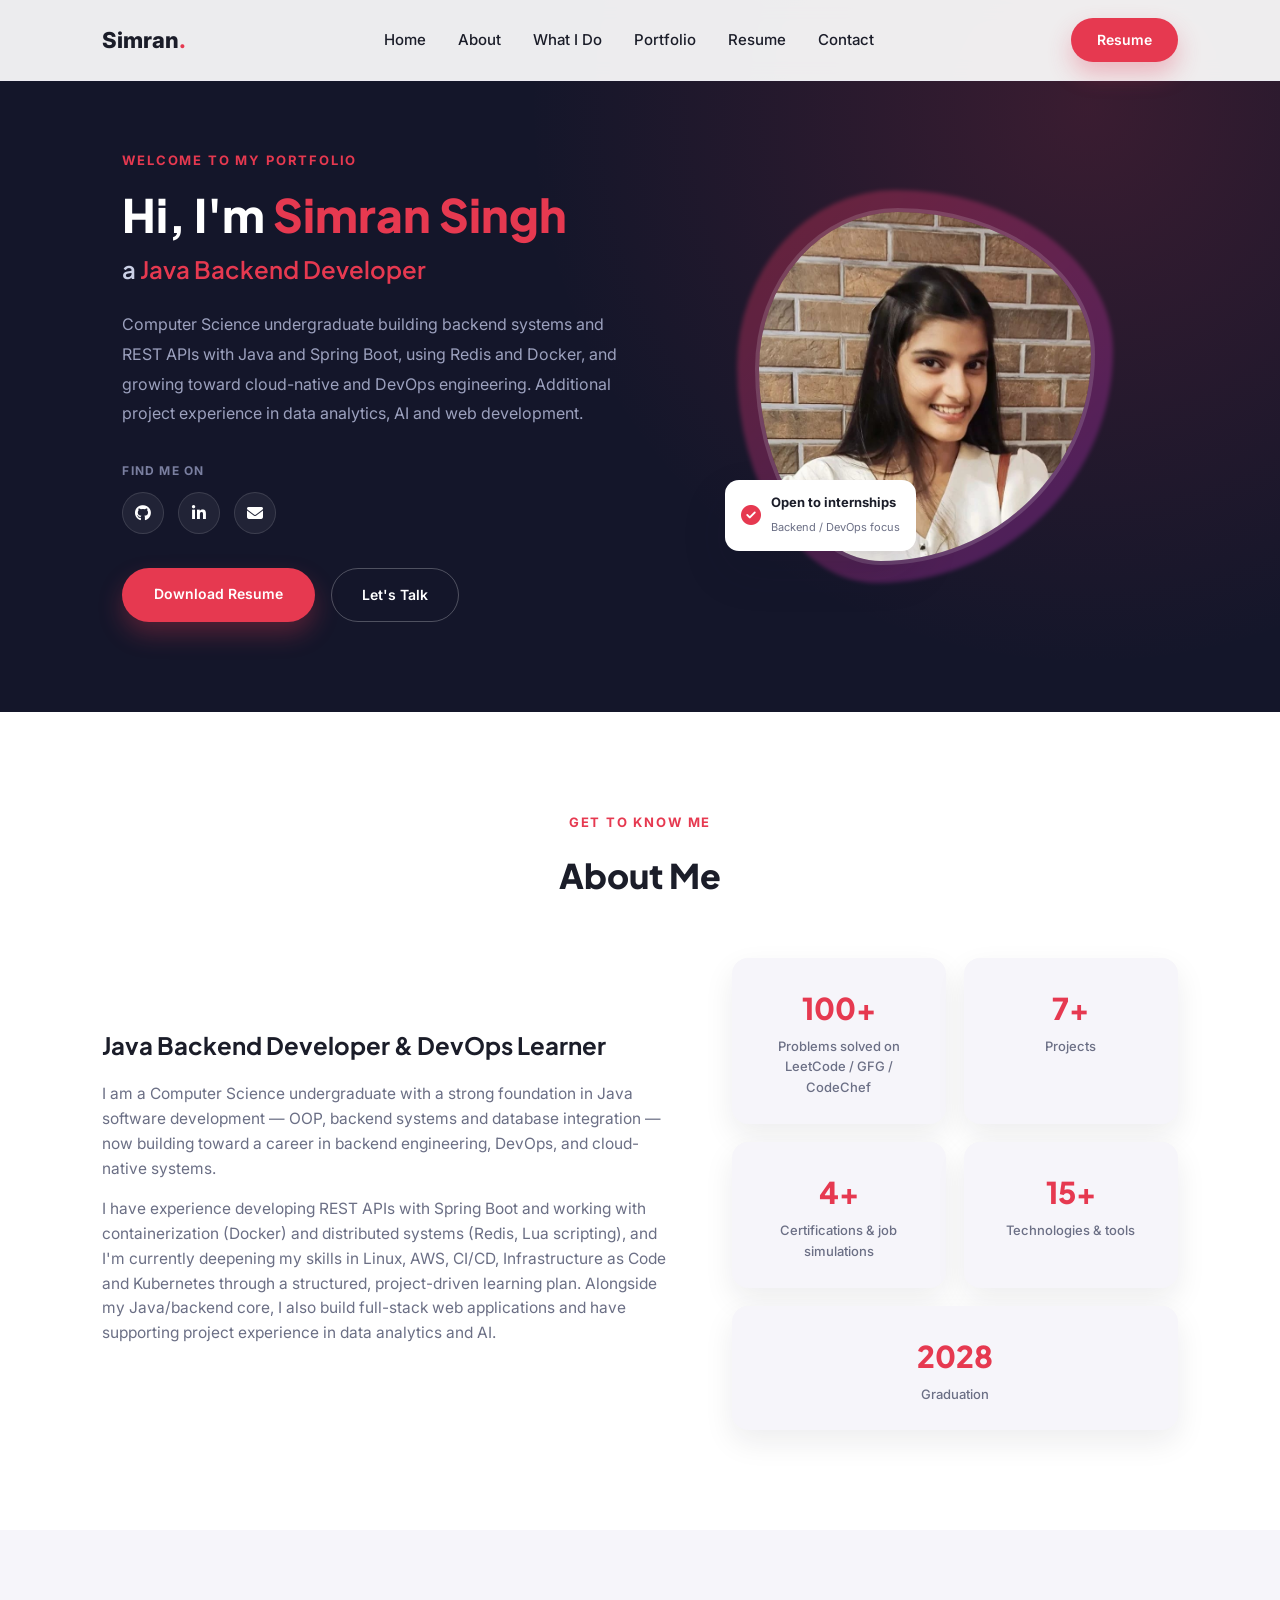
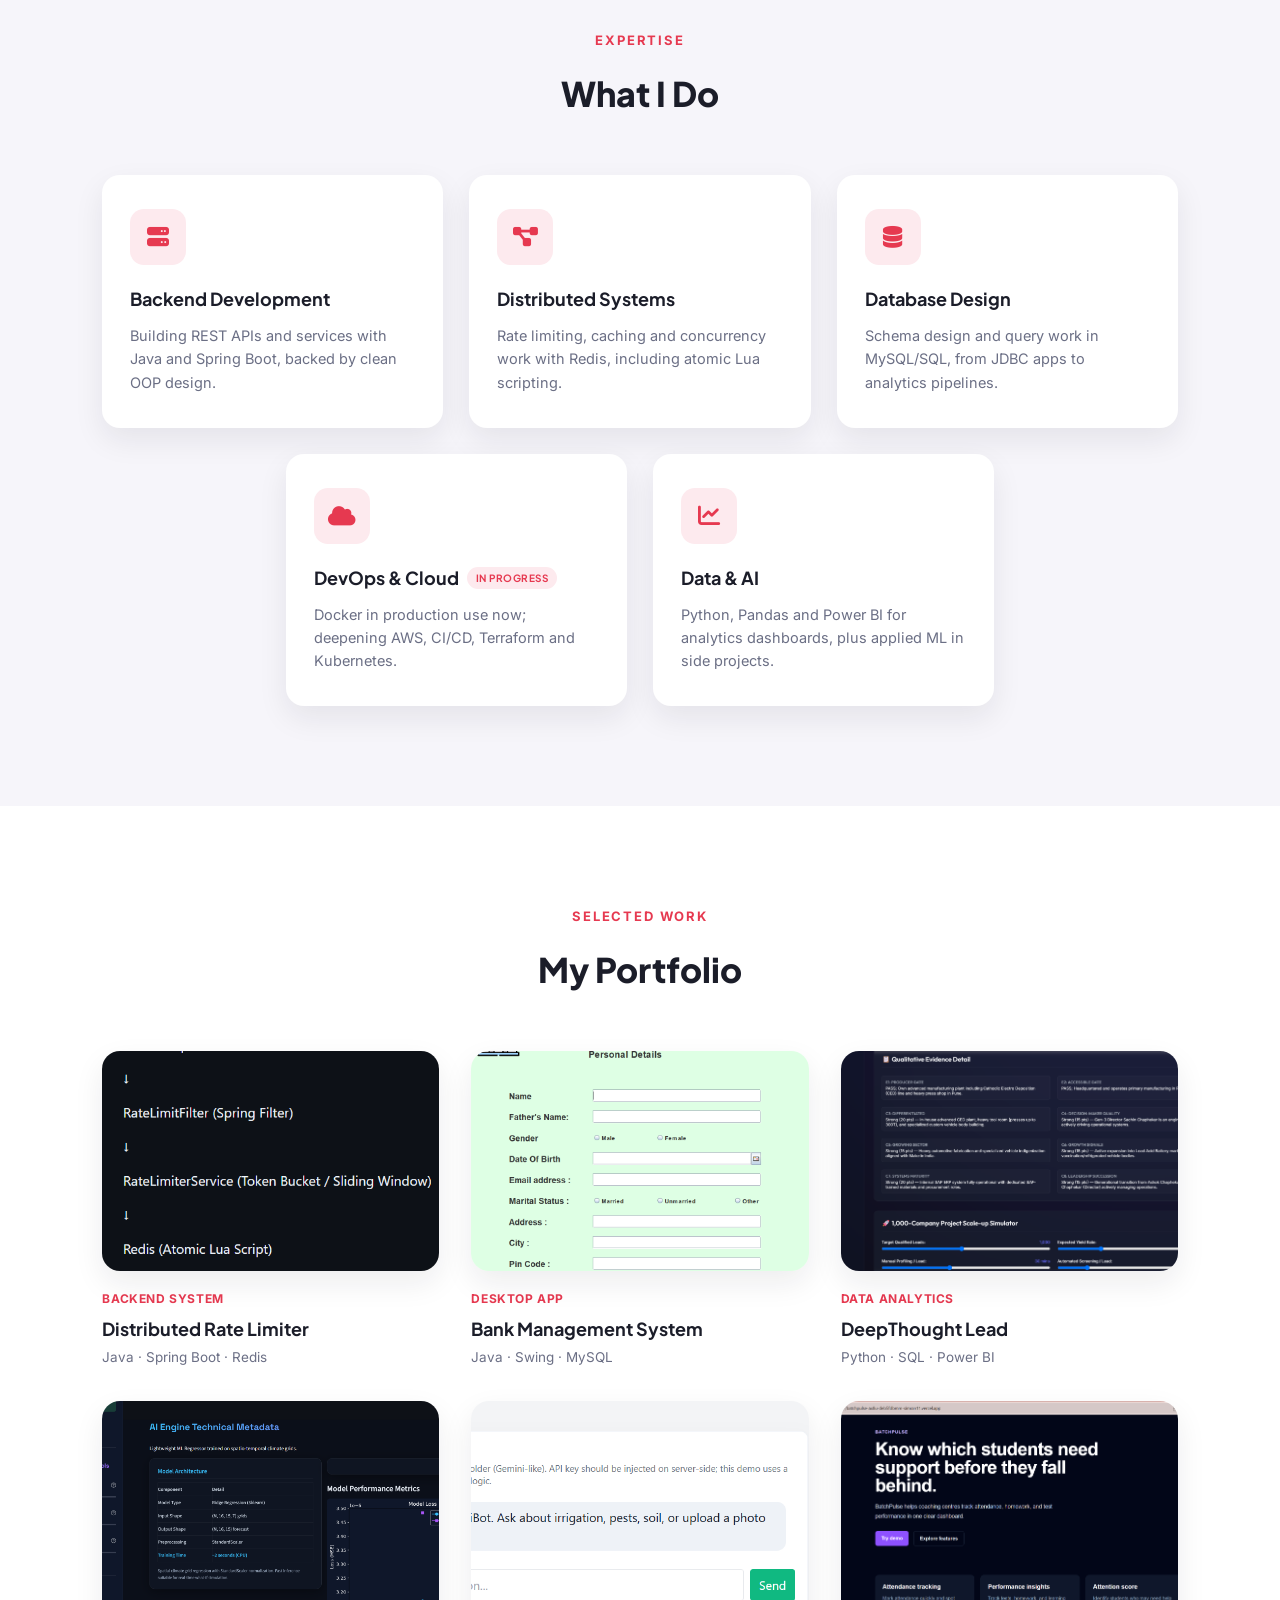
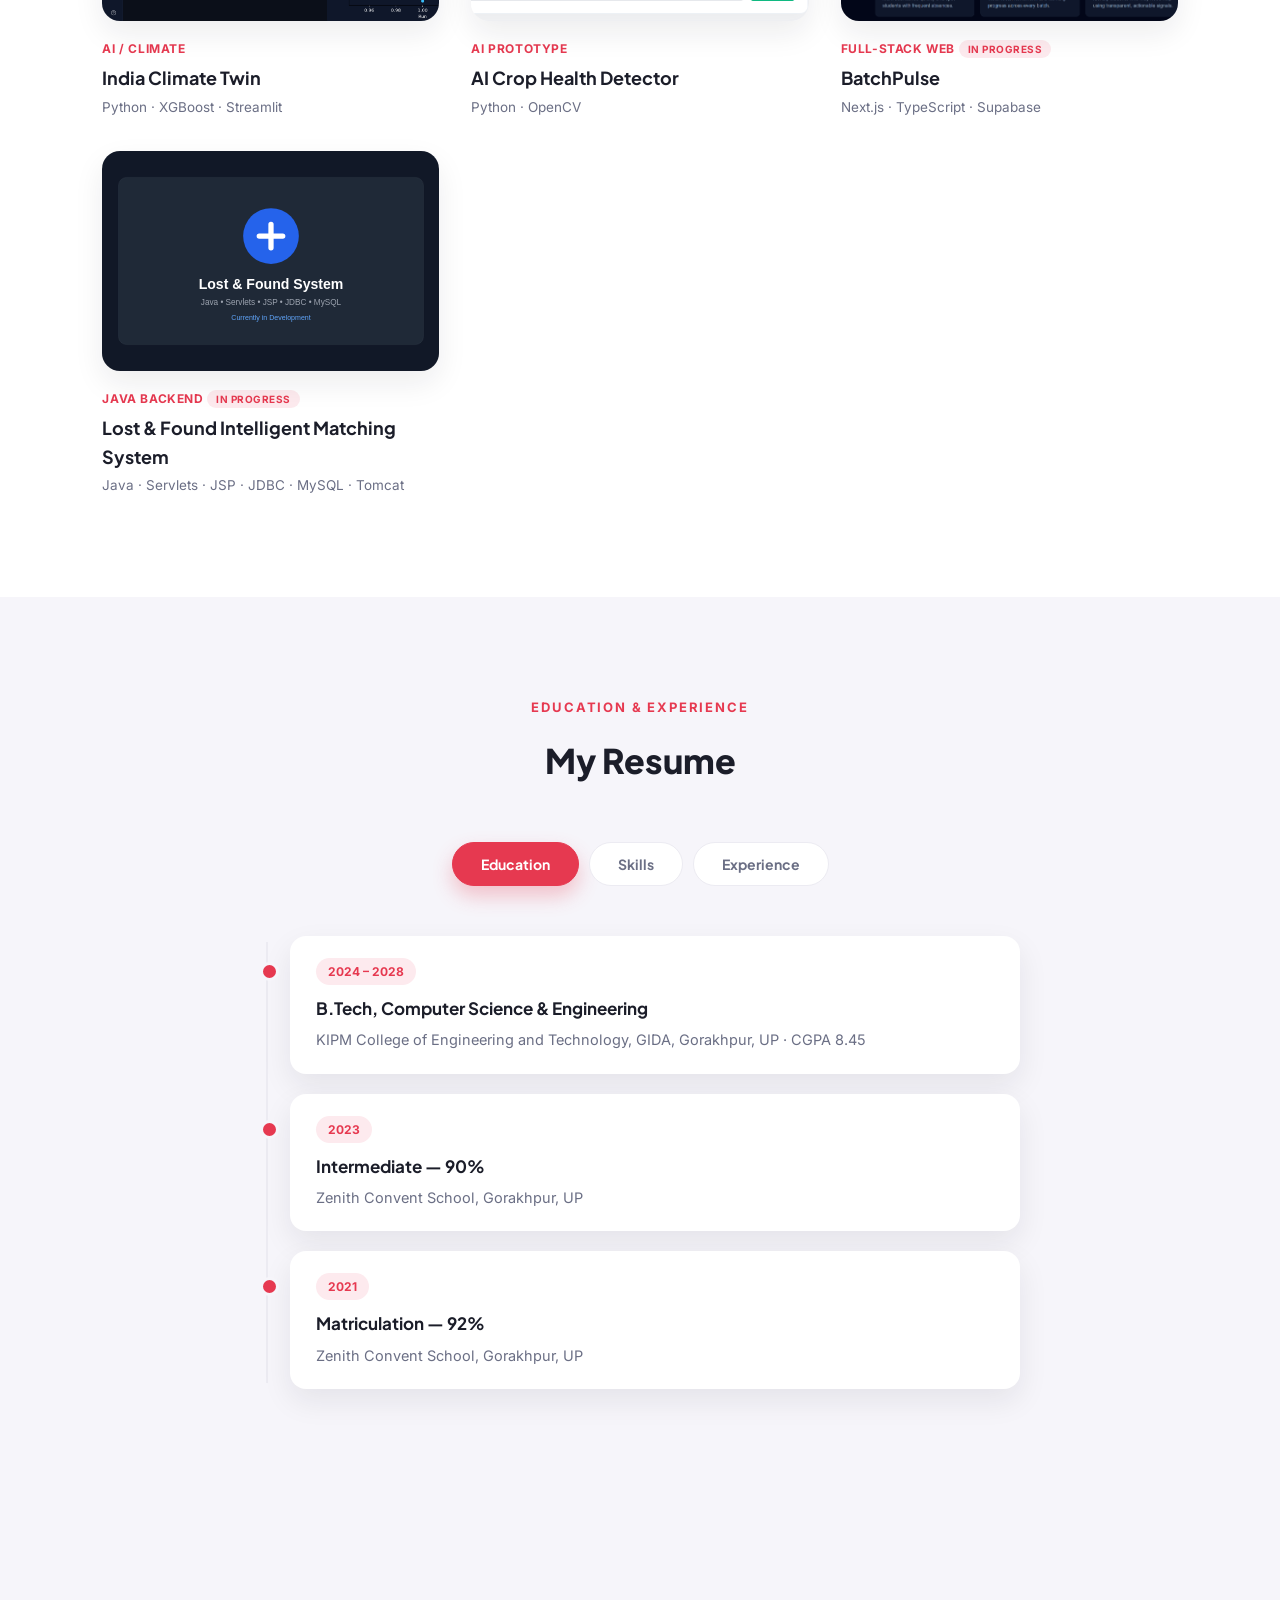
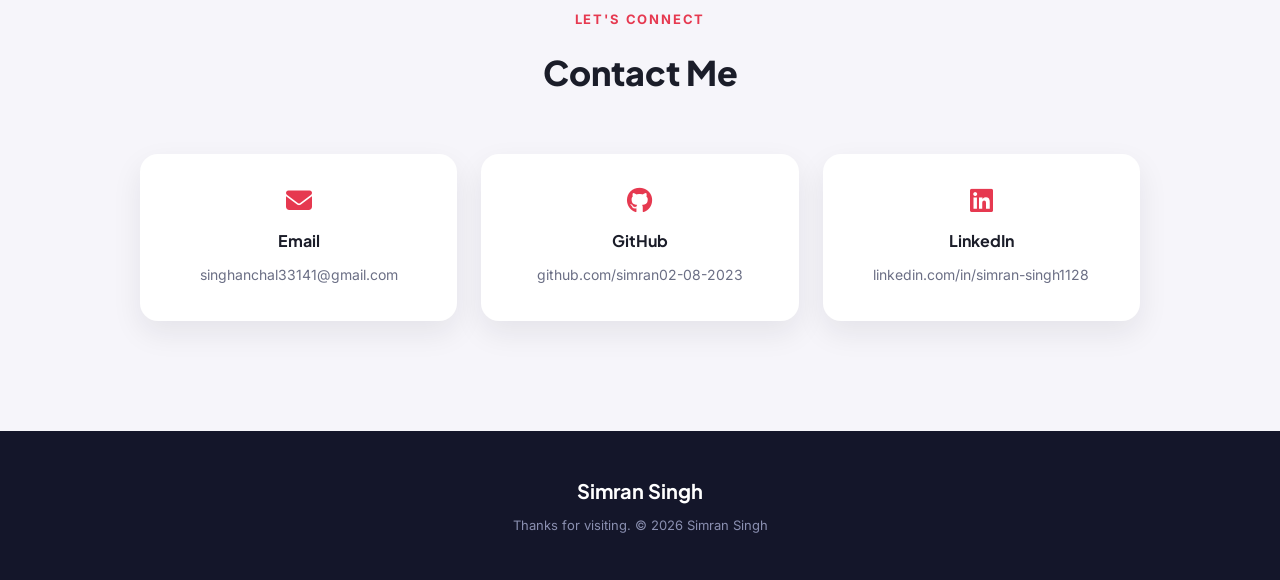
<file: index.html>
<!DOCTYPE html>
<html lang="en">
<head>
<meta charset="UTF-8">
<meta name="viewport" content="width=device-width, initial-scale=1.0">
<meta name="description" content="Simran Singh, Computer Science undergraduate. Java and Spring Boot backend projects, Redis, Docker, and a growing focus on cloud and DevOps.">
<meta name="theme-color" content="#14162A">
<title>Simran Singh | Portfolio</title>
<link rel="stylesheet" href="style.css">
<link href="https://fonts.googleapis.com/css2?family=Plus+Jakarta+Sans:wght@500;600;700;800&family=Inter:wght@400;500;600&display=swap" rel="stylesheet">
<link rel="stylesheet" href="https://cdnjs.cloudflare.com/ajax/libs/font-awesome/6.6.0/css/all.min.css">
</head>
<body>

<!-- ================= NAVBAR ================= -->
<nav>
  <div class="logo">Simran<span>.</span></div>
  <div class="menu-toggle" id="menu-toggle" role="button" tabindex="0" aria-label="Toggle navigation menu" aria-expanded="false"><i class="fas fa-bars"></i></div>
  <ul id="nav-links">
    <li><a href="#">Home</a></li>
    <li><a href="#about">About</a></li>
    <li><a href="#what-i-do">What I Do</a></li>
    <li><a href="#portfolio">Portfolio</a></li>
    <li><a href="#resume">Resume</a></li>
    <li><a href="#contact">Contact</a></li>
  </ul>
  <a href="assets/resume.pdf" class="btn nav-cta">Resume</a>
</nav>

<!-- ================= HERO ================= -->
<section class="hero">
  <div class="hero-inner">
    <div class="left">
      <p class="eyebrow">Welcome to my portfolio</p>
      <h1>Hi, I'm <span class="accent">Simran Singh</span></h1>
      <h2>a <span id="typing"></span></h2>
      <p class="hero-desc">
        Computer Science undergraduate building backend systems and REST APIs with
        Java and Spring Boot, using Redis and Docker, and growing toward cloud-native
        and DevOps engineering. Additional project experience in data analytics, AI and web development.
      </p>

      <div class="social-row">
        <p>Find me on</p>
        <div class="social-icons">
          <a href="https://github.com/simran02-08-2023" target="_blank" rel="noopener noreferrer" aria-label="GitHub profile"><i class="fab fa-github"></i></a>
          <a href="https://www.linkedin.com/in/simran-singh1128/" target="_blank" rel="noopener noreferrer" aria-label="LinkedIn profile"><i class="fab fa-linkedin-in"></i></a>
          <a href="mailto:singhanchal33141@gmail.com" aria-label="Send an email"><i class="fas fa-envelope"></i></a>
        </div>
      </div>

      <div class="buttons">
        <a href="assets/resume.pdf" class="btn">Download Resume</a>
        <a href="#contact" class="btn2">Let's Talk</a>
      </div>
    </div>

    <div class="right">
      <div class="photo-blob">
        <div class="blob-shape"></div>
        <img src="assets/profile.png" alt="Simran Singh">
        <div class="floating-badge">
          <i class="fas fa-circle-check"></i>
          <div><strong>Open to internships</strong><span>Backend / DevOps focus</span></div>
        </div>
      </div>
    </div>
  </div>
</section>

<!-- ================= ABOUT / QUICK FACTS ================= -->
<section id="about" class="about">
  <div class="section-title">
    <p class="eyebrow">Get to know me</p>
    <h2>About Me</h2>
  </div>

  <div class="about-container">
    <div class="about-text">
      <h3>Java Backend Developer &amp; DevOps Learner</h3>
      <p>
        I am a Computer Science undergraduate with a strong foundation in Java
        software development — OOP, backend systems and database integration —
        now building toward a career in backend engineering, DevOps, and cloud-native systems.
      </p>
      <p>
        I have experience developing REST APIs with Spring Boot and working with
        containerization (Docker) and distributed systems (Redis, Lua scripting),
        and I'm currently deepening my skills in Linux, AWS, CI/CD, Infrastructure
        as Code and Kubernetes through a structured, project-driven learning plan.
        Alongside my Java/backend core, I also build full-stack web applications
        and have supporting project experience in data analytics and AI.
      </p>
    </div>

    <div class="stats">
      <div class="stat-card"><h1>100+</h1><p>Problems solved on LeetCode / GFG / CodeChef</p></div>
      <div class="stat-card"><h1>7+</h1><p>Projects</p></div>
      <div class="stat-card"><h1>4+</h1><p>Certifications &amp; job simulations</p></div>
      <div class="stat-card"><h1>15+</h1><p>Technologies &amp; tools</p></div>
      <div class="stat-card"><h1>2028</h1><p>Graduation</p></div>
    </div>
  </div>
</section>

<!-- ================= WHAT I DO ================= -->
<section id="what-i-do" class="what-i-do">
  <div class="section-title">
    <p class="eyebrow">Expertise</p>
    <h2>What I Do</h2>
  </div>

  <div class="service-grid">
    <div class="service-card">
      <div class="service-icon"><i class="fas fa-server"></i></div>
      <h3>Backend Development</h3>
      <p>Building REST APIs and services with Java and Spring Boot, backed by clean OOP design.</p>
    </div>
    <div class="service-card">
      <div class="service-icon"><i class="fas fa-diagram-project"></i></div>
      <h3>Distributed Systems</h3>
      <p>Rate limiting, caching and concurrency work with Redis, including atomic Lua scripting.</p>
    </div>
    <div class="service-card">
      <div class="service-icon"><i class="fas fa-database"></i></div>
      <h3>Database Design</h3>
      <p>Schema design and query work in MySQL/SQL, from JDBC apps to analytics pipelines.</p>
    </div>
    <div class="service-card">
      <div class="service-icon"><i class="fas fa-cloud"></i></div>
      <h3>DevOps &amp; Cloud <span class="tag-wip">in progress</span></h3>
      <p>Docker in production use now; deepening AWS, CI/CD, Terraform and Kubernetes.</p>
    </div>
    <div class="service-card">
      <div class="service-icon"><i class="fas fa-chart-line"></i></div>
      <h3>Data &amp; AI</h3>
      <p>Python, Pandas and Power BI for analytics dashboards, plus applied ML in side projects.</p>
    </div>
  </div>
</section>

<!-- ================= PORTFOLIO ================= -->
<section id="portfolio" class="portfolio">
  <div class="section-title">
    <p class="eyebrow">Selected work</p>
    <h2>My Portfolio</h2>
  </div>

  <div class="portfolio-grid">

    <div class="portfolio-card">
      <div class="portfolio-img">
        <img src="images/rate-limiter/architecture.png" alt="Distributed Rate Limiter">
        <div class="portfolio-overlay">
          <a href="rate-limiter.html" class="overlay-btn"><i class="fas fa-arrow-up-right-from-square"></i></a>
        </div>
      </div>
      <p class="portfolio-cat">Backend System</p>
      <h3><a href="rate-limiter.html">Distributed Rate Limiter</a></h3>
      <p class="portfolio-stack">Java · Spring Boot · Redis</p>
    </div>

    <div class="portfolio-card">
      <div class="portfolio-img">
        <img loading="lazy" src="images/bank/bank1.png" alt="Bank Management System">
        <div class="portfolio-overlay">
          <a href="bank.html" class="overlay-btn"><i class="fas fa-arrow-up-right-from-square"></i></a>
        </div>
      </div>
      <p class="portfolio-cat">Desktop App</p>
      <h3><a href="bank.html">Bank Management System</a></h3>
      <p class="portfolio-stack">Java · Swing · MySQL</p>
    </div>

    <div class="portfolio-card">
      <div class="portfolio-img">
        <img loading="lazy" src="images/deepthought/deepthought1.png" alt="DeepThought Lead">
        <div class="portfolio-overlay">
          <a href="deepthought.html" class="overlay-btn"><i class="fas fa-arrow-up-right-from-square"></i></a>
        </div>
      </div>
      <p class="portfolio-cat">Data Analytics</p>
      <h3><a href="deepthought.html">DeepThought Lead</a></h3>
      <p class="portfolio-stack">Python · SQL · Power BI</p>
    </div>

    <div class="portfolio-card">
      <div class="portfolio-img">
        <img loading="lazy" src="images/climate/climate1.png" alt="India Climate Twin">
        <div class="portfolio-overlay">
          <a href="climate.html" class="overlay-btn"><i class="fas fa-arrow-up-right-from-square"></i></a>
        </div>
      </div>
      <p class="portfolio-cat">AI / Climate</p>
      <h3><a href="climate.html">India Climate Twin</a></h3>
      <p class="portfolio-stack">Python · XGBoost · Streamlit</p>
    </div>

    <div class="portfolio-card">
      <div class="portfolio-img">
        <img loading="lazy" src="images/crop/crop1.png" alt="AI Crop Health Detector">
        <div class="portfolio-overlay">
          <a href="crop.html" class="overlay-btn"><i class="fas fa-arrow-up-right-from-square"></i></a>
        </div>
      </div>
      <p class="portfolio-cat">AI Prototype</p>
      <h3><a href="crop.html">AI Crop Health Detector</a></h3>
      <p class="portfolio-stack">Python · OpenCV</p>
    </div>

    <div class="portfolio-card">
      <div class="portfolio-img">
        <img loading="lazy" src="images/batchpulse/batchpulse1.png" alt="BatchPulse">
        <div class="portfolio-overlay">
          <a href="batchpulse.html" class="overlay-btn"><i class="fas fa-arrow-up-right-from-square"></i></a>
        </div>
      </div>
      <p class="portfolio-cat">Full-Stack Web <span class="tag-wip">in progress</span></p>
      <h3><a href="batchpulse.html">BatchPulse</a></h3>
      <p class="portfolio-stack">Next.js · TypeScript · Supabase</p>
    </div>

    <div class="portfolio-card">
      <div class="portfolio-img">
        <img loading="lazy" src="images/lost-found/lost-found.svg" alt="Lost &amp; Found Intelligent Matching System">
        <div class="portfolio-overlay">
          <a href="lost-found.html" class="overlay-btn"><i class="fas fa-arrow-up-right-from-square"></i></a>
        </div>
      </div>
      <p class="portfolio-cat">Java Backend <span class="tag-wip">in progress</span></p>
      <h3><a href="lost-found.html">Lost &amp; Found Intelligent Matching System</a></h3>
      <p class="portfolio-stack">Java · Servlets · JSP · JDBC · MySQL · Tomcat</p>
    </div>

  </div>
</section>

<!-- ================= RESUME ================= -->
<section id="resume" class="resume">
  <div class="section-title">
    <p class="eyebrow">Education &amp; experience</p>
    <h2>My Resume</h2>
  </div>

  <div class="resume-tabs">
    <button class="tab-btn active" data-tab="education">Education</button>
    <button class="tab-btn" data-tab="skills">Skills</button>
    <button class="tab-btn" data-tab="experience">Experience</button>
  </div>

  <div class="tab-panel active" id="tab-education">
    <div class="timeline">
      <div class="timeline-item">
        <span class="timeline-date">2024 – 2028</span>
        <h3>B.Tech, Computer Science &amp; Engineering</h3>
        <p>KIPM College of Engineering and Technology, GIDA, Gorakhpur, UP · CGPA 8.45</p>
      </div>
      <div class="timeline-item">
        <span class="timeline-date">2023</span>
        <h3>Intermediate — 90%</h3>
        <p>Zenith Convent School, Gorakhpur, UP</p>
      </div>
      <div class="timeline-item">
        <span class="timeline-date">2021</span>
        <h3>Matriculation — 92%</h3>
        <p>Zenith Convent School, Gorakhpur, UP</p>
      </div>
    </div>
  </div>

  <div class="tab-panel" id="tab-skills">
    <div class="skills-groups">
      <div class="skill-group">
        <h4>Core</h4>
        <div class="skills-grid">
          <div class="skill">Java</div><div class="skill">OOP</div><div class="skill">Data Structures &amp; Algorithms</div><div class="skill">SQL</div>
        </div>
      </div>
      <div class="skill-group">
        <h4>Backend &amp; Systems</h4>
        <div class="skills-grid">
          <div class="skill">Spring Boot</div><div class="skill">JDBC</div><div class="skill">REST APIs</div><div class="skill">MySQL</div><div class="skill">Docker</div><div class="skill">Redis</div><div class="skill">Linux</div>
        </div>
      </div>
      <div class="skill-group">
        <h4>DevOps <span class="tag-wip">in progress</span></h4>
        <div class="skills-grid">
          <div class="skill">AWS</div><div class="skill">CI/CD</div><div class="skill">Terraform</div><div class="skill">Kubernetes</div>
        </div>
      </div>
      <div class="skill-group">
        <h4>Data, AI &amp; Web</h4>
        <div class="skills-grid">
          <div class="skill">Python</div><div class="skill">Power BI</div><div class="skill">Pandas</div><div class="skill">NumPy</div><div class="skill">Streamlit</div><div class="skill">HTML5</div><div class="skill">CSS3</div><div class="skill">JavaScript</div>
        </div>
      </div>
      <div class="skill-group">
        <h4>Tools</h4>
        <div class="skills-grid">
          <div class="skill">Git</div><div class="skill">GitHub</div>
        </div>
      </div>
    </div>
  </div>

  <div class="tab-panel" id="tab-experience">
    <div class="timeline">
      <div class="timeline-item">
        <span class="timeline-date">2026</span>
        <h3>Internship Trial Assignment — Digital Heroes</h3>
        <p>Built BatchPulse, a full-stack tuition management app, as part of the internship trial assignments.</p>
      </div>
      <div class="timeline-item">
        <span class="timeline-date">2026</span>
        <h3>ISRO Bharatiya Antariksh Hackathon — Team NexaCore</h3>
        <p>Built an AI-powered Digital Twin of India's Climate (PS-5) in a three-person team,
           using XGBoost with Optimal Interpolation, a Streamlit dashboard and a ConvLSTM deep-learning layer.</p>
      </div>
      <div class="timeline-item">
        <span class="timeline-date">Ongoing</span>
        <h3>Independent Projects</h3>
        <p>Distributed Rate Limiter, Bank Management System and Lost &amp; Found System,
           along with other self-directed builds documented on GitHub.</p>
      </div>
    </div>
  </div>
</section>

<!-- ================= CONTACT ================= -->
<section id="contact" class="contact">
  <div class="section-title">
    <p class="eyebrow">Let's connect</p>
    <h2>Contact Me</h2>
  </div>

  <div class="contact-container">
    <div class="contact-card">
      <i class="fas fa-envelope"></i>
      <h3>Email</h3>
      <a href="mailto:singhanchal33141@gmail.com">singhanchal33141@gmail.com</a>
    </div>
    <div class="contact-card">
      <i class="fab fa-github"></i>
      <h3>GitHub</h3>
      <a href="https://github.com/simran02-08-2023" target="_blank" rel="noopener noreferrer">github.com/simran02-08-2023</a>
    </div>
    <div class="contact-card">
      <i class="fab fa-linkedin"></i>
      <h3>LinkedIn</h3>
      <a href="https://www.linkedin.com/in/simran-singh1128/" target="_blank" rel="noopener noreferrer">linkedin.com/in/simran-singh1128</a>
    </div>
  </div>
</section>

<!-- ================= FOOTER ================= -->
<footer class="footer">
  <h2>Simran Singh</h2>
  <p>Thanks for visiting. &copy; 2026 Simran Singh</p>
</footer>

<!-- ================= IMAGE LIGHTBOX ================= -->
<div id="lightbox">
  <span id="closeLightbox">&times;</span>
  <img id="lightboxImg" alt="Project Preview">
</div>

<button id="topBtn"><i class="fas fa-arrow-up"></i></button>

<script src="script.js"></script>
</body>
</html>
</file>
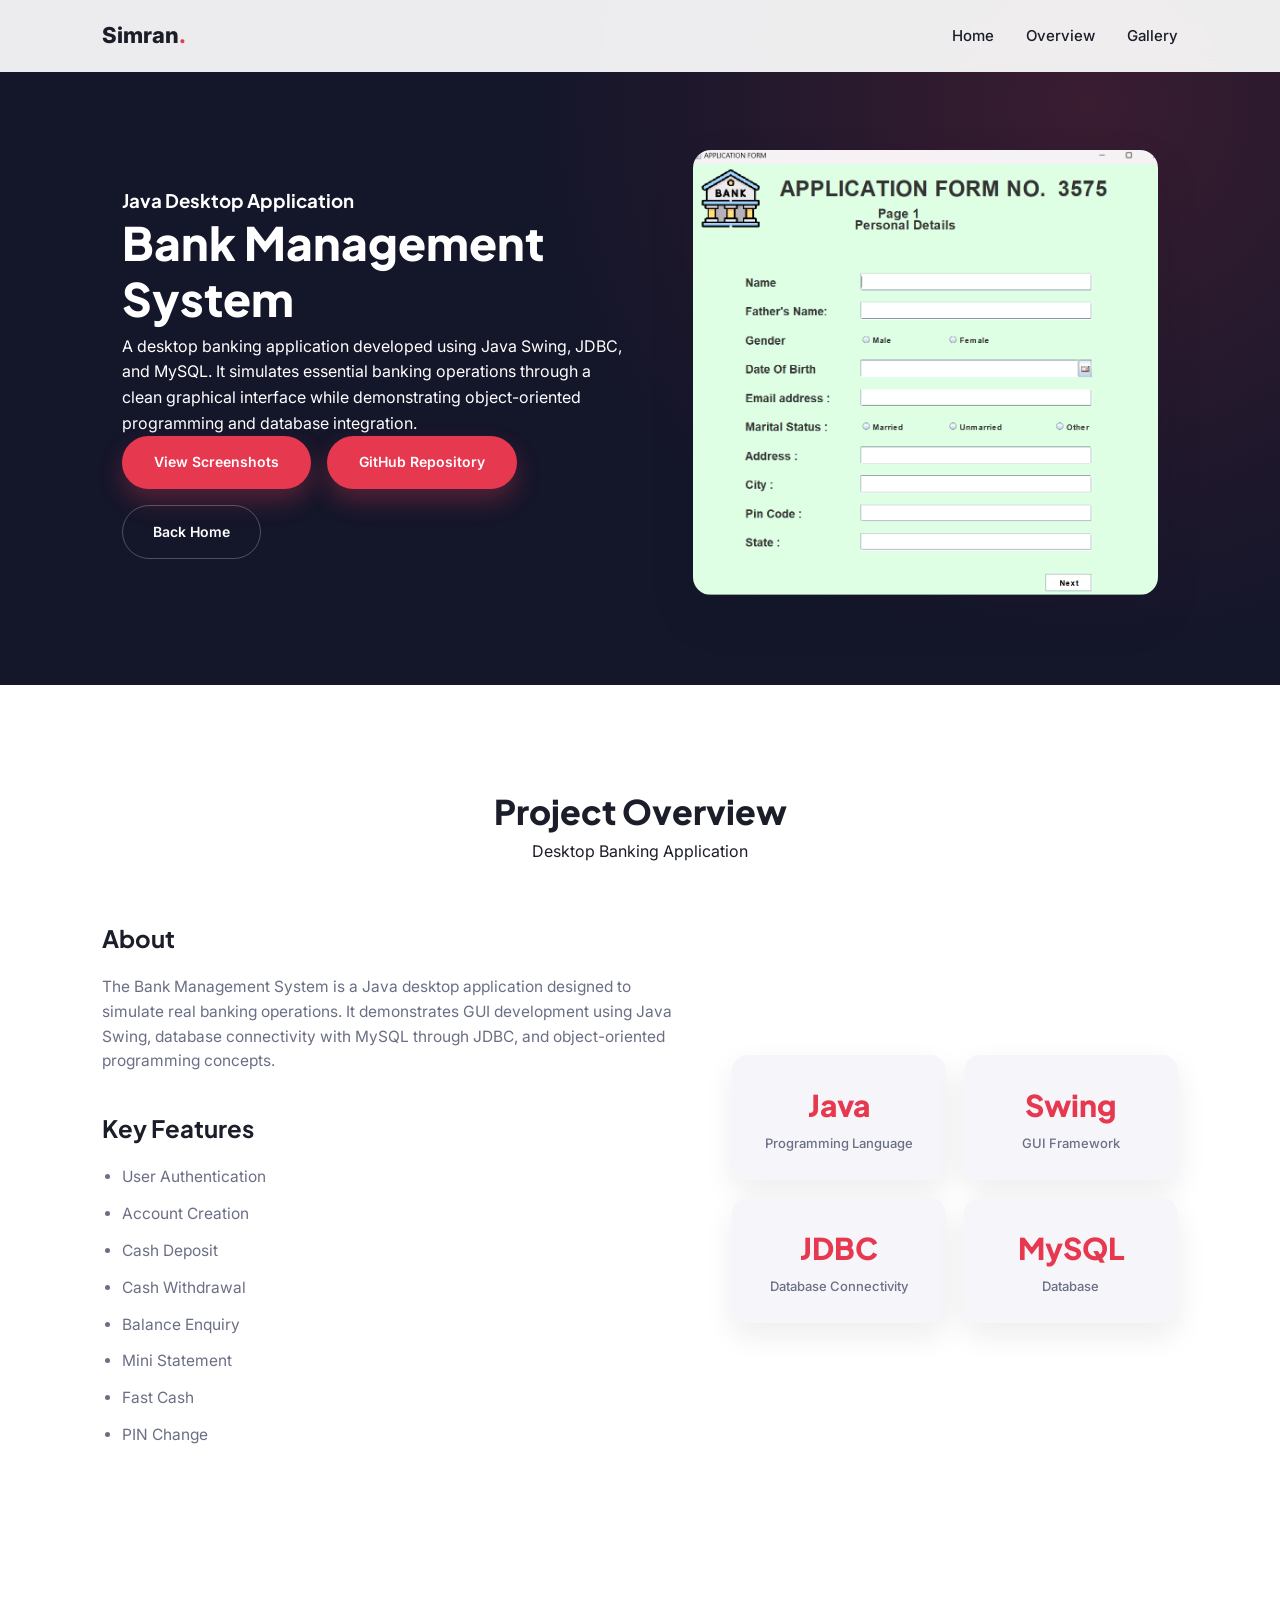
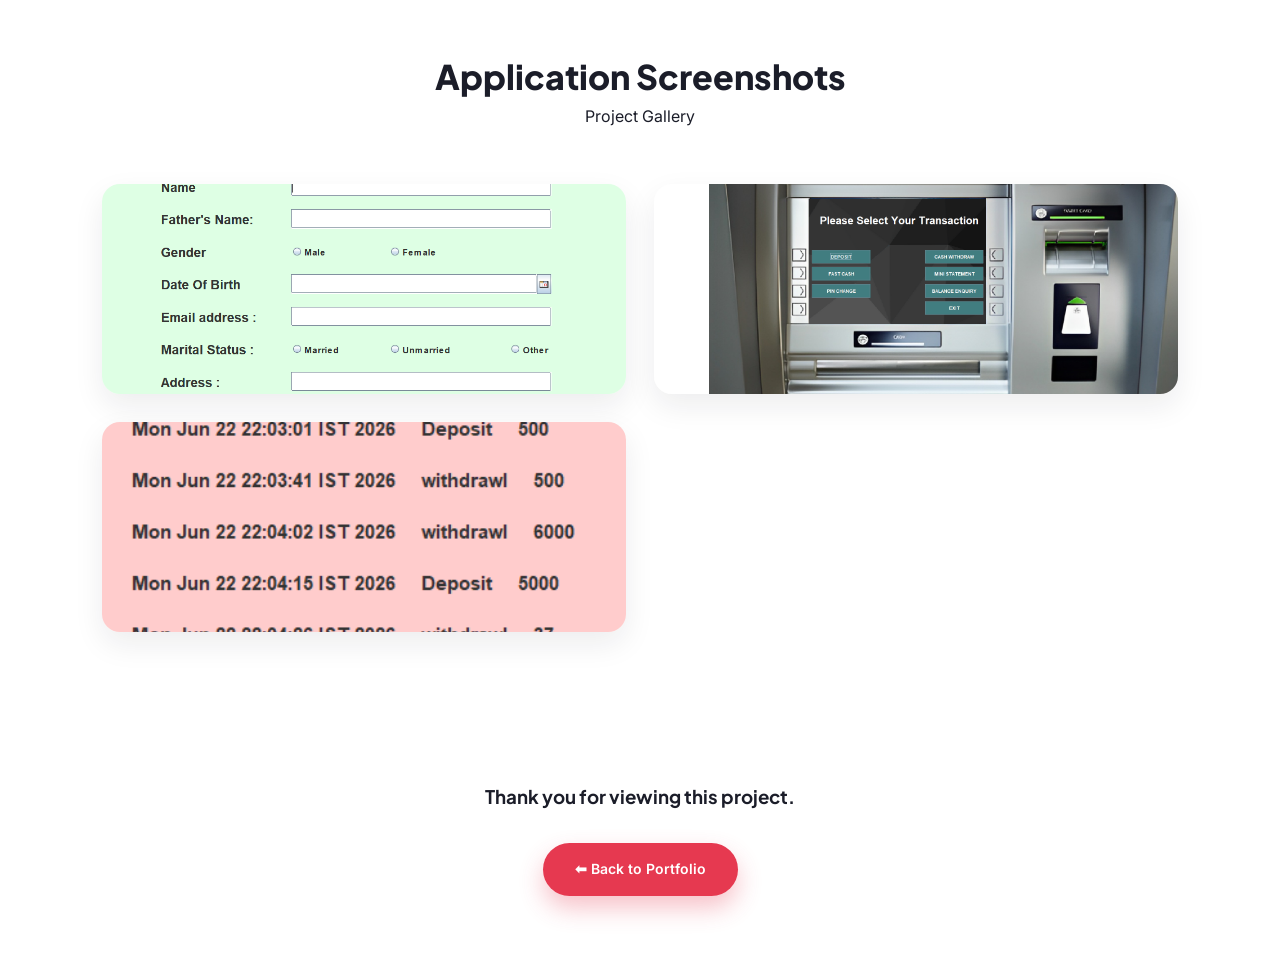
<file: bank.html>
<!DOCTYPE html>
<html lang="en">

<head>

<meta charset="UTF-8">

<meta name="viewport" content="width=device-width, initial-scale=1.0">
<meta name="description" content="Bank Management System: a Java Swing desktop application using JDBC and MySQL.">
<meta name="theme-color" content="#14162A">

<title>Bank Management System | Simran Singh</title>

<link rel="stylesheet" href="style.css">

<link href="https://fonts.googleapis.com/css2?family=Plus+Jakarta+Sans:wght@500;600;700;800&family=Inter:wght@400;500;600&display=swap" rel="stylesheet">

<link rel="stylesheet"
href="https://cdnjs.cloudflare.com/ajax/libs/font-awesome/6.6.0/css/all.min.css">

</head>

<body class="project-page">

<!-- ================= NAVBAR ================= -->

<nav>

<div class="logo">Simran<span>.</span></div>

<ul>

<li><a href="index.html">Home</a></li>

<li><a href="#overview">Overview</a></li>

<li><a href="#gallery">Gallery</a></li>

</ul>

</nav>

<!-- ================= HERO ================= -->

<section class="hero">

<div class="hero-inner">
<div class="left">

<h3>Java Desktop Application</h3>

<h1>Bank Management System</h1>

<p>

A desktop banking application developed using Java Swing,
JDBC, and MySQL. It simulates essential banking operations
through a clean graphical interface while demonstrating
object-oriented programming and database integration.

</p>

<div class="buttons">

<a href="#gallery" class="btn">

View Screenshots

</a>

<a href="https://github.com/simran02-08-2023/Bank-Management-System" class="btn" target="_blank" rel="noopener noreferrer">GitHub Repository</a>

<a href="index.html" class="btn2">

Back Home

</a>

</div>

</div>
<div class="right">

<img src="images/bank/bank1.png" alt="Bank Management System">

</div>
</div>
</section>

<!-- ================= OVERVIEW ================= -->

<section id="overview" class="about">

<div class="section-title">

<h2>Project Overview</h2>

<p>Desktop Banking Application</p>

</div>

<div class="about-container">

<div class="about-text">

<h3>About</h3>

<p>

The Bank Management System is a Java desktop application
designed to simulate real banking operations.

It demonstrates GUI development using Java Swing,
database connectivity with MySQL through JDBC,
and object-oriented programming concepts.

</p>

<h3 style="margin-top:35px;">Key Features</h3>

<ul>

<li>User Authentication</li>

<li>Account Creation</li>

<li>Cash Deposit</li>

<li>Cash Withdrawal</li>

<li>Balance Enquiry</li>

<li>Mini Statement</li>

<li>Fast Cash</li>

<li>PIN Change</li>

</ul>

</div>

<div class="stats">

<div class="stat-card">

<h1>Java</h1>

<p>Programming Language</p>

</div>

<div class="stat-card">

<h1>Swing</h1>

<p>GUI Framework</p>

</div>

<div class="stat-card">

<h1>JDBC</h1>

<p>Database Connectivity</p>

</div>

<div class="stat-card">

<h1>MySQL</h1>

<p>Database</p>

</div>

</div>

</div>

</section>

<!-- ================= GALLERY ================= -->

<section id="gallery" class="projects">

<div class="section-title">

<h2>Application Screenshots</h2>

<p>Project Gallery</p>

</div>

<div class="project-grid">

<div class="project-card">

<img src="images/bank/bank1.png" alt="Login Screen">

</div>

<div class="project-card">

<img src="images/bank/bank2.png" alt="Dashboard">

</div>

<div class="project-card">

<img src="images/bank/bank3.png" alt="Transaction Screen">

</div>

</div>

</section>

<!-- ================= FOOTER ================= -->

<footer style="padding:60px;text-align:center;">

<h3>Thank you for viewing this project.</h3>

<br>

<a href="index.html" class="btn">

⬅ Back to Portfolio

</a>

</footer>

<!-- IMAGE LIGHTBOX -->

<div id="lightbox">

<span id="closeLightbox">&times;</span>

<img id="lightboxImg" alt="Project Preview">

</div>

<script src="script.js"></script>

</body>

</html>
</file>
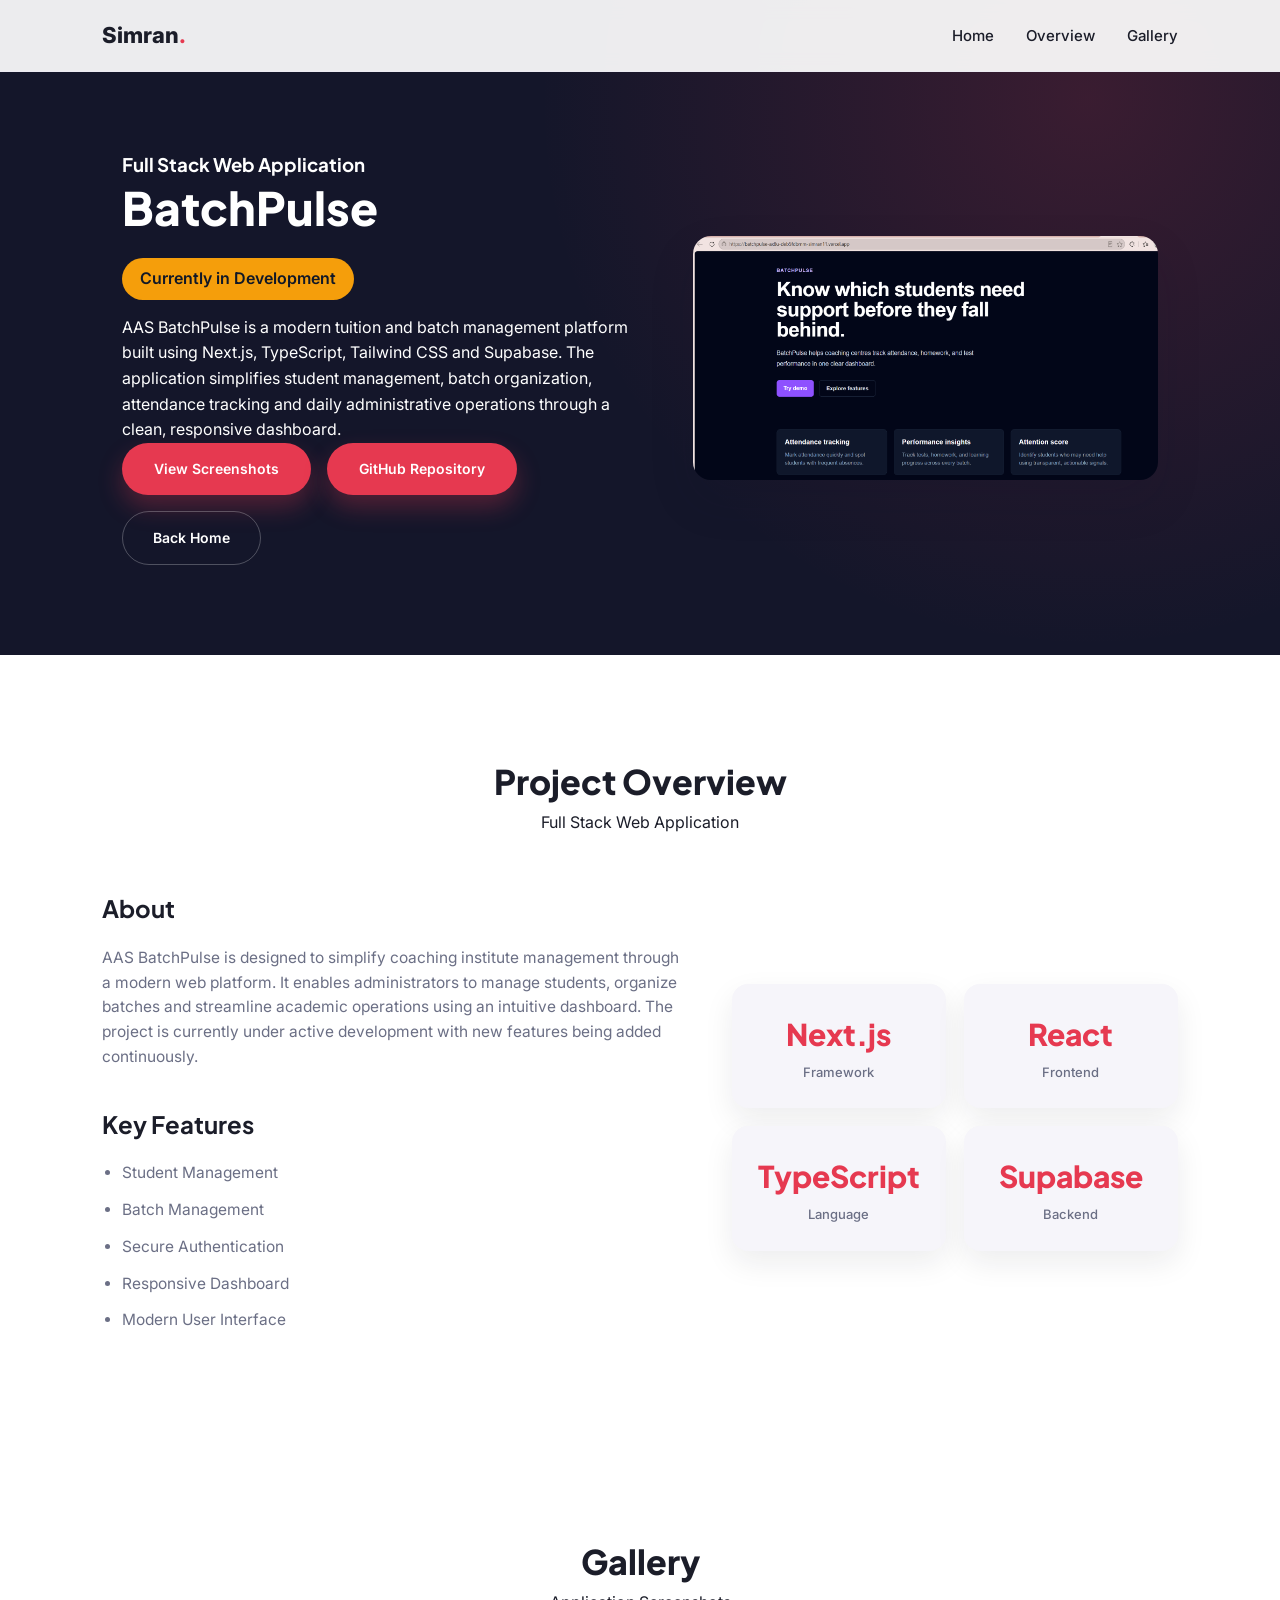
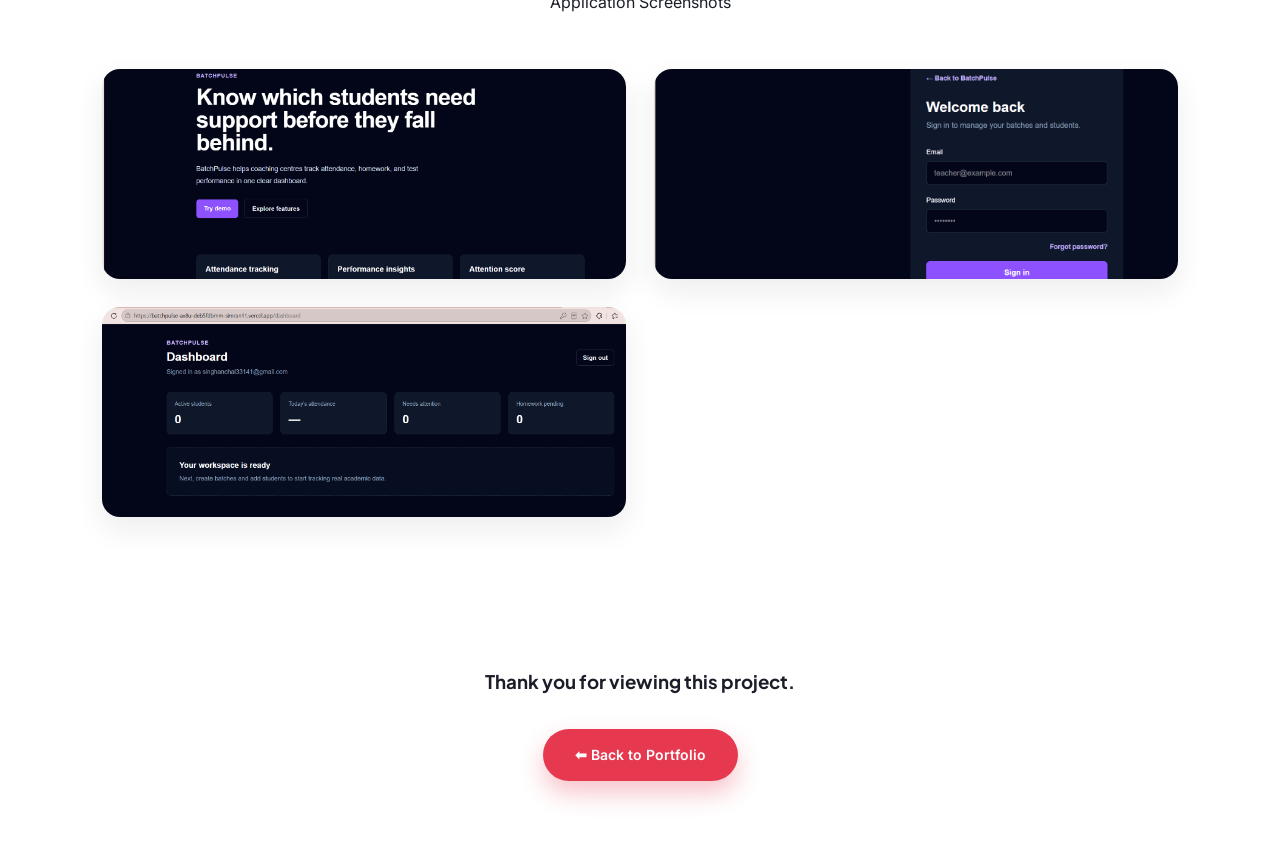
<file: batchpulse.html>
<!DOCTYPE html>
<html lang="en">
<head>
<meta charset="UTF-8">
<meta name="viewport" content="width=device-width, initial-scale=1.0">
<meta name="description" content="BatchPulse: a tuition and batch management web app built with Next.js, TypeScript and Supabase.">
<meta name="theme-color" content="#14162A">
<title>AAS BatchPulse | Simran Singh</title>
<link rel="stylesheet" href="style.css">
<link href="https://fonts.googleapis.com/css2?family=Plus+Jakarta+Sans:wght@500;600;700;800&family=Inter:wght@400;500;600&display=swap" rel="stylesheet">
<link rel="stylesheet" href="https://cdnjs.cloudflare.com/ajax/libs/font-awesome/6.6.0/css/all.min.css">
</head>
<body class="project-page">

<nav>
<div class="logo">Simran<span>.</span></div>
<ul>
<li><a href="index.html">Home</a></li>
<li><a href="#overview">Overview</a></li>
<li><a href="#gallery">Gallery</a></li>
</ul>
</nav>

<section class="hero">

<div class="hero-inner">
<div class="left">

<h3>Full Stack Web Application</h3>

<h1>BatchPulse</h1>

<p style="display:inline-block;background:#f59e0b;color:#111827;padding:8px 18px;border-radius:25px;font-weight:600;margin:15px 0;">
 Currently in Development
</p>

<p>
AAS BatchPulse is a modern tuition and batch management platform built using
Next.js, TypeScript, Tailwind CSS and Supabase. The application simplifies
student management, batch organization, attendance tracking and daily
administrative operations through a clean, responsive dashboard.
</p>

<div class="buttons">
<a href="#gallery" class="btn">View Screenshots</a>
<a href="https://github.com/simran02-08-2023/batchpulse" class="btn" target="_blank" rel="noopener noreferrer">GitHub Repository</a>

<a href="index.html" class="btn2">Back Home</a>
</div>

</div>
<div class="right">
<img src="images/batchpulse/batchpulse1.png" alt="AAS BatchPulse">
</div>
</div>
</section>

<section id="overview" class="about">

<div class="section-title">
<h2>Project Overview</h2>
<p>Full Stack Web Application</p>
</div>

<div class="about-container">

<div class="about-text">

<h3>About</h3>

<p>
AAS BatchPulse is designed to simplify coaching institute management through a
modern web platform. It enables administrators to manage students, organize
batches and streamline academic operations using an intuitive dashboard.
The project is currently under active development with new features being
added continuously.
</p>

<h3 style="margin-top:35px;">Key Features</h3>

<ul>
<li>Student Management</li>
<li>Batch Management</li>
<li>Secure Authentication</li>
<li>Responsive Dashboard</li>
<li>Modern User Interface</li>
</ul>

</div>

<div class="stats">

<div class="stat-card">
<h1>Next.js</h1>
<p>Framework</p>
</div>

<div class="stat-card">
<h1>React</h1>
<p>Frontend</p>
</div>

<div class="stat-card">
<h1>TypeScript</h1>
<p>Language</p>
</div>

<div class="stat-card">
<h1>Supabase</h1>
<p>Backend</p>
</div>

</div>

</div>

</section>

<section id="gallery" class="projects">

<div class="section-title">
<h2>Gallery</h2>
<p>Application Screenshots</p>
</div>

<div class="project-grid">

<div class="project-card">
<img src="images/batchpulse/batchpulse1.png" alt="Dashboard">
</div>

<div class="project-card">
<img src="images/batchpulse/batchpulse2.png" alt="Student Management">
</div>

<div class="project-card">
<img src="images/batchpulse/batchpulse3.png" alt="Batch Management">
</div>

</div>

</section>

<footer style="padding:60px;text-align:center;">

<h3>Thank you for viewing this project.</h3>

<br>

<a href="index.html" class="btn">
⬅ Back to Portfolio
</a>

</footer>

<div id="lightbox">
<span id="closeLightbox">&times;</span>
<img id="lightboxImg" alt="Project Preview">
</div>

<script src="script.js"></script>

</body>
</html>
</file>
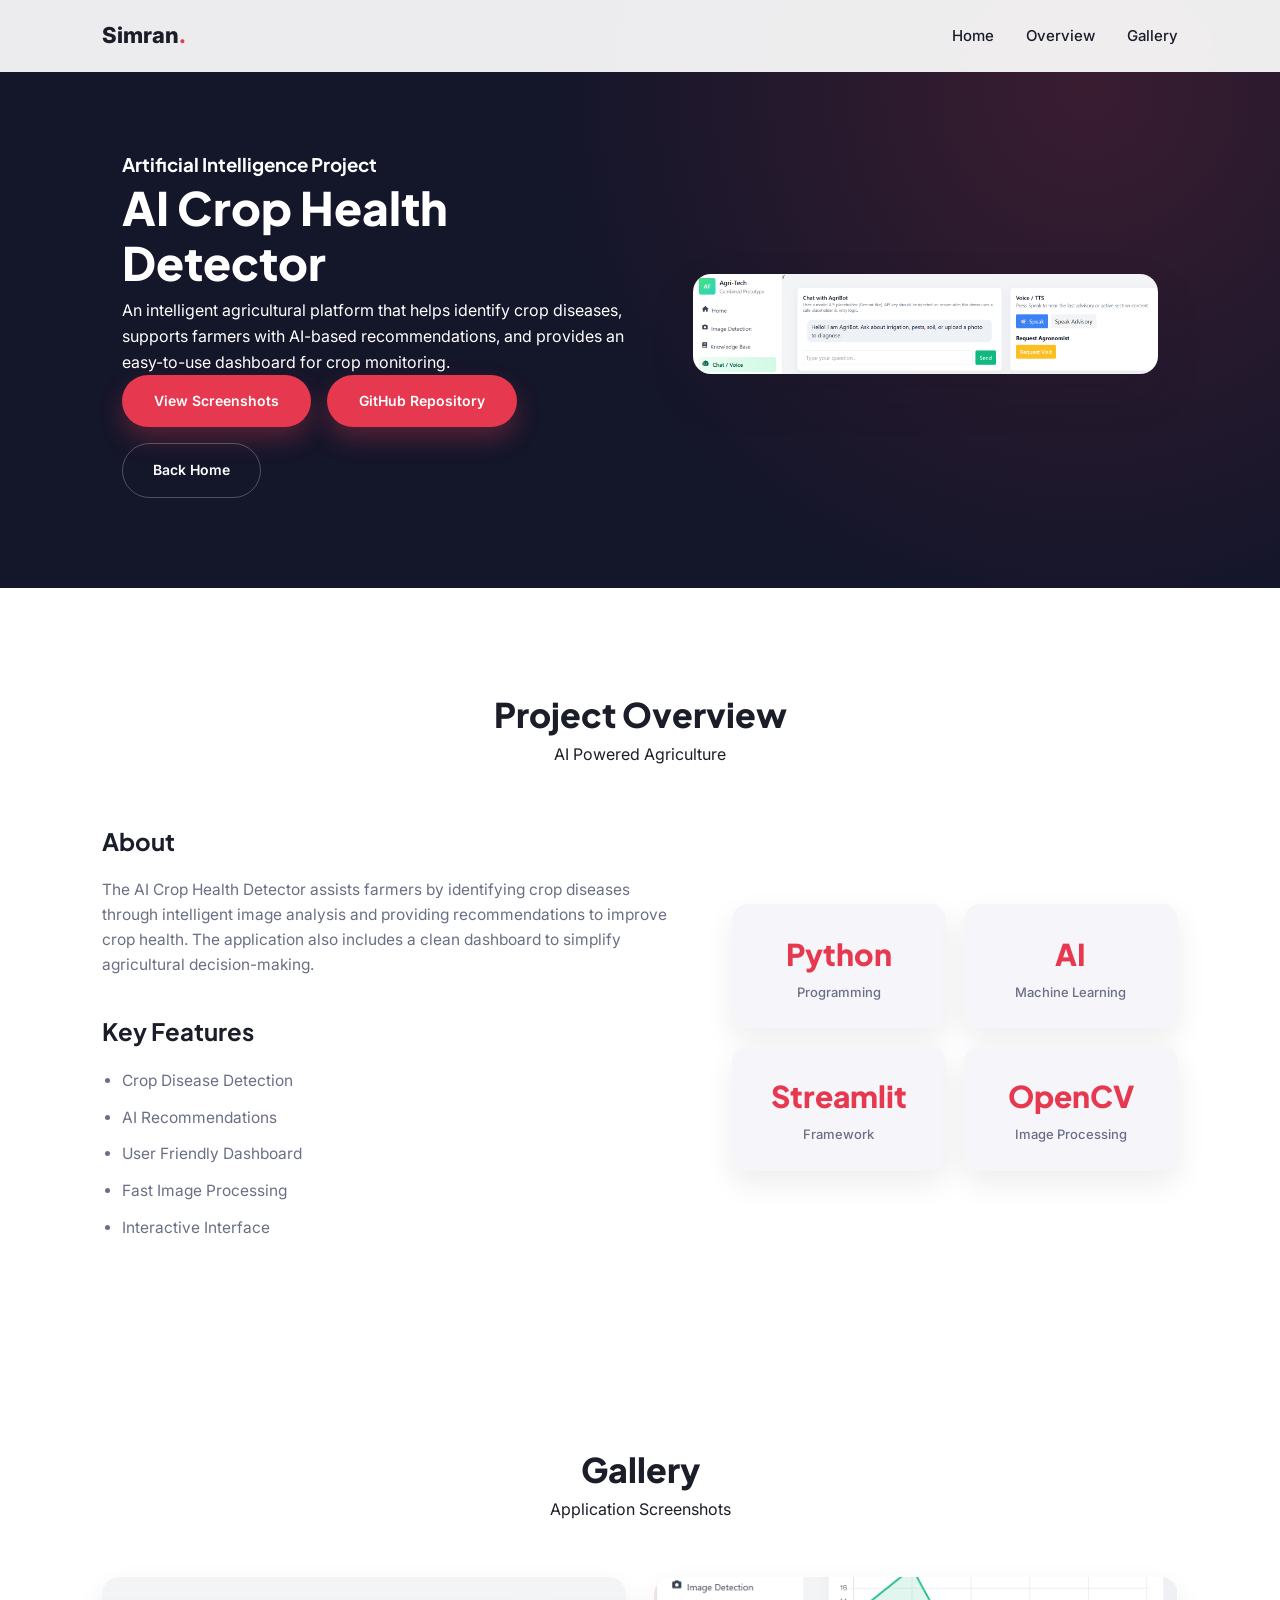
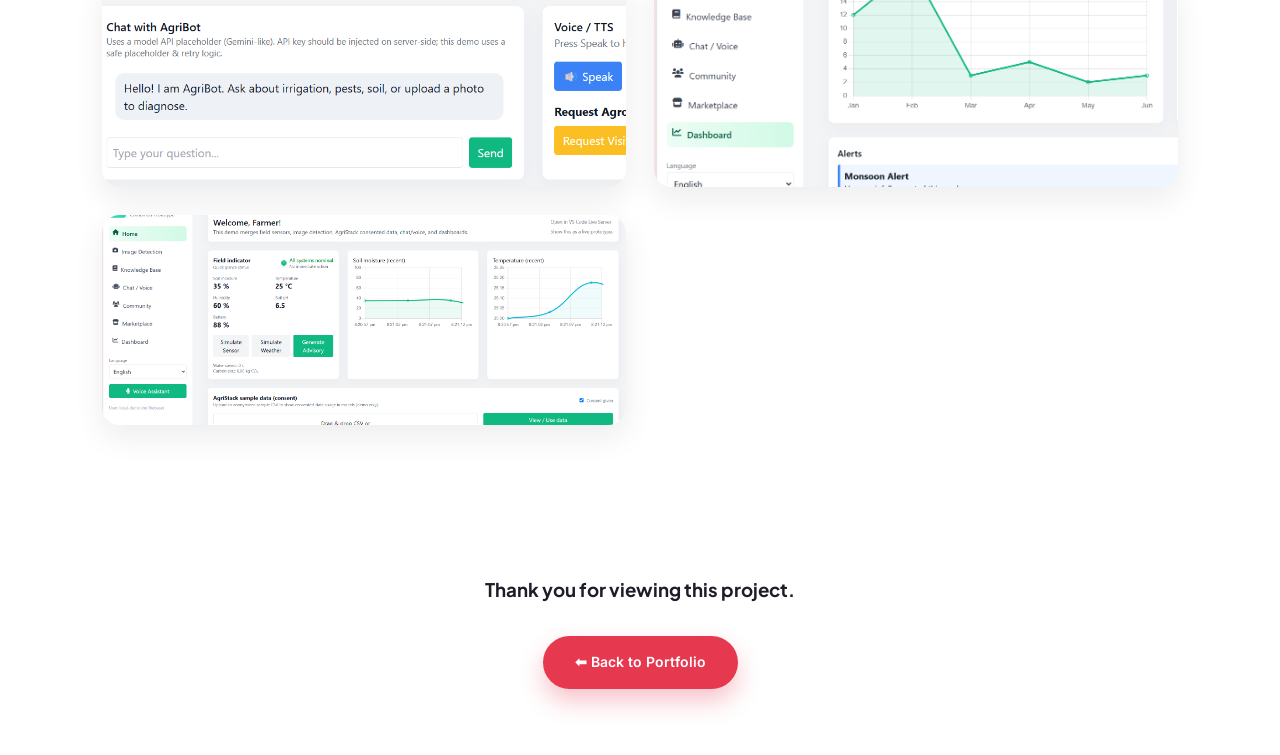
<file: crop.html>
<!DOCTYPE html>
<html lang="en">

<head>

<meta charset="UTF-8">

<meta name="viewport" content="width=device-width, initial-scale=1.0">
<meta name="description" content="AI Crop Health Detector: a crop disease detection prototype built with Python and OpenCV.">
<meta name="theme-color" content="#14162A">

<title>AI Crop Health Detector | Simran Singh</title>

<link rel="stylesheet" href="style.css">

<link href="https://fonts.googleapis.com/css2?family=Plus+Jakarta+Sans:wght@500;600;700;800&family=Inter:wght@400;500;600&display=swap" rel="stylesheet">

<link rel="stylesheet"
href="https://cdnjs.cloudflare.com/ajax/libs/font-awesome/6.6.0/css/all.min.css">

</head>

<body class="project-page">

<!-- NAVBAR -->

<nav>

<div class="logo">Simran<span>.</span></div>

<ul>

<li><a href="index.html">Home</a></li>

<li><a href="#overview">Overview</a></li>

<li><a href="#gallery">Gallery</a></li>

</ul>

</nav>

<!-- HERO -->

<section class="hero">

<div class="hero-inner">
<div class="left">

<h3>Artificial Intelligence Project</h3>

<h1>AI Crop Health Detector</h1>

<p>

An intelligent agricultural platform that helps identify crop diseases,
supports farmers with AI-based recommendations, and provides an
easy-to-use dashboard for crop monitoring.

</p>

<div class="buttons">

<a href="#gallery" class="btn">

View Screenshots

</a>

<a href="https://github.com/simran02-08-2023/Agri-Tech_Prototype" class="btn" target="_blank" rel="noopener noreferrer">GitHub Repository</a>

<a href="index.html" class="btn2">

Back Home

</a>

</div>

</div>
<div class="right">

<img src="images/crop/crop1.png" alt="AI Crop Health Detector screenshot 1">

</div>
</div>
</section>

<!-- OVERVIEW -->

<section id="overview" class="about">

<div class="section-title">

<h2>Project Overview</h2>

<p>AI Powered Agriculture</p>

</div>

<div class="about-container">

<div class="about-text">

<h3>About</h3>

<p>

The AI Crop Health Detector assists farmers by identifying crop diseases
through intelligent image analysis and providing recommendations to improve
crop health.

The application also includes a clean dashboard to simplify agricultural
decision-making.

</p>

<h3 style="margin-top:35px;">Key Features</h3>

<ul>

<li>Crop Disease Detection</li>

<li>AI Recommendations</li>

<li>User Friendly Dashboard</li>

<li>Fast Image Processing</li>

<li>Interactive Interface</li>

</ul>

</div>

<div class="stats">

<div class="stat-card">

<h1>Python</h1>

<p>Programming</p>

</div>

<div class="stat-card">

<h1>AI</h1>

<p>Machine Learning</p>

</div>

<div class="stat-card">

<h1>Streamlit</h1>

<p>Framework</p>

</div>

<div class="stat-card">

<h1>OpenCV</h1>

<p>Image Processing</p>

</div>

</div>

</div>

</section>

<!-- GALLERY -->

<section id="gallery" class="projects">

<div class="section-title">

<h2>Gallery</h2>

<p>Application Screenshots</p>

</div>

<div class="project-grid">

<div class="project-card">

<img src="images/crop/crop1.png" alt="AI Crop Health Detector screenshot 2">

</div>

<div class="project-card">

<img src="images/crop/crop2.png" alt="AI Crop Health Detector screenshot 3">

</div>

<div class="project-card">

<img src="images/crop/crop3.png" alt="AI Crop Health Detector screenshot 4">

</div>

</div>

</section>

<footer style="padding:60px;text-align:center;">

<h3>Thank you for viewing this project.</h3>

<br>

<a href="index.html" class="btn">

⬅ Back to Portfolio

</a>

</footer>

<!-- IMAGE LIGHTBOX -->

<div id="lightbox">

<span id="closeLightbox">&times;</span>

<img id="lightboxImg" alt="Project Preview">

</div>

<script src="script.js"></script>

</body>

</html>
</file>
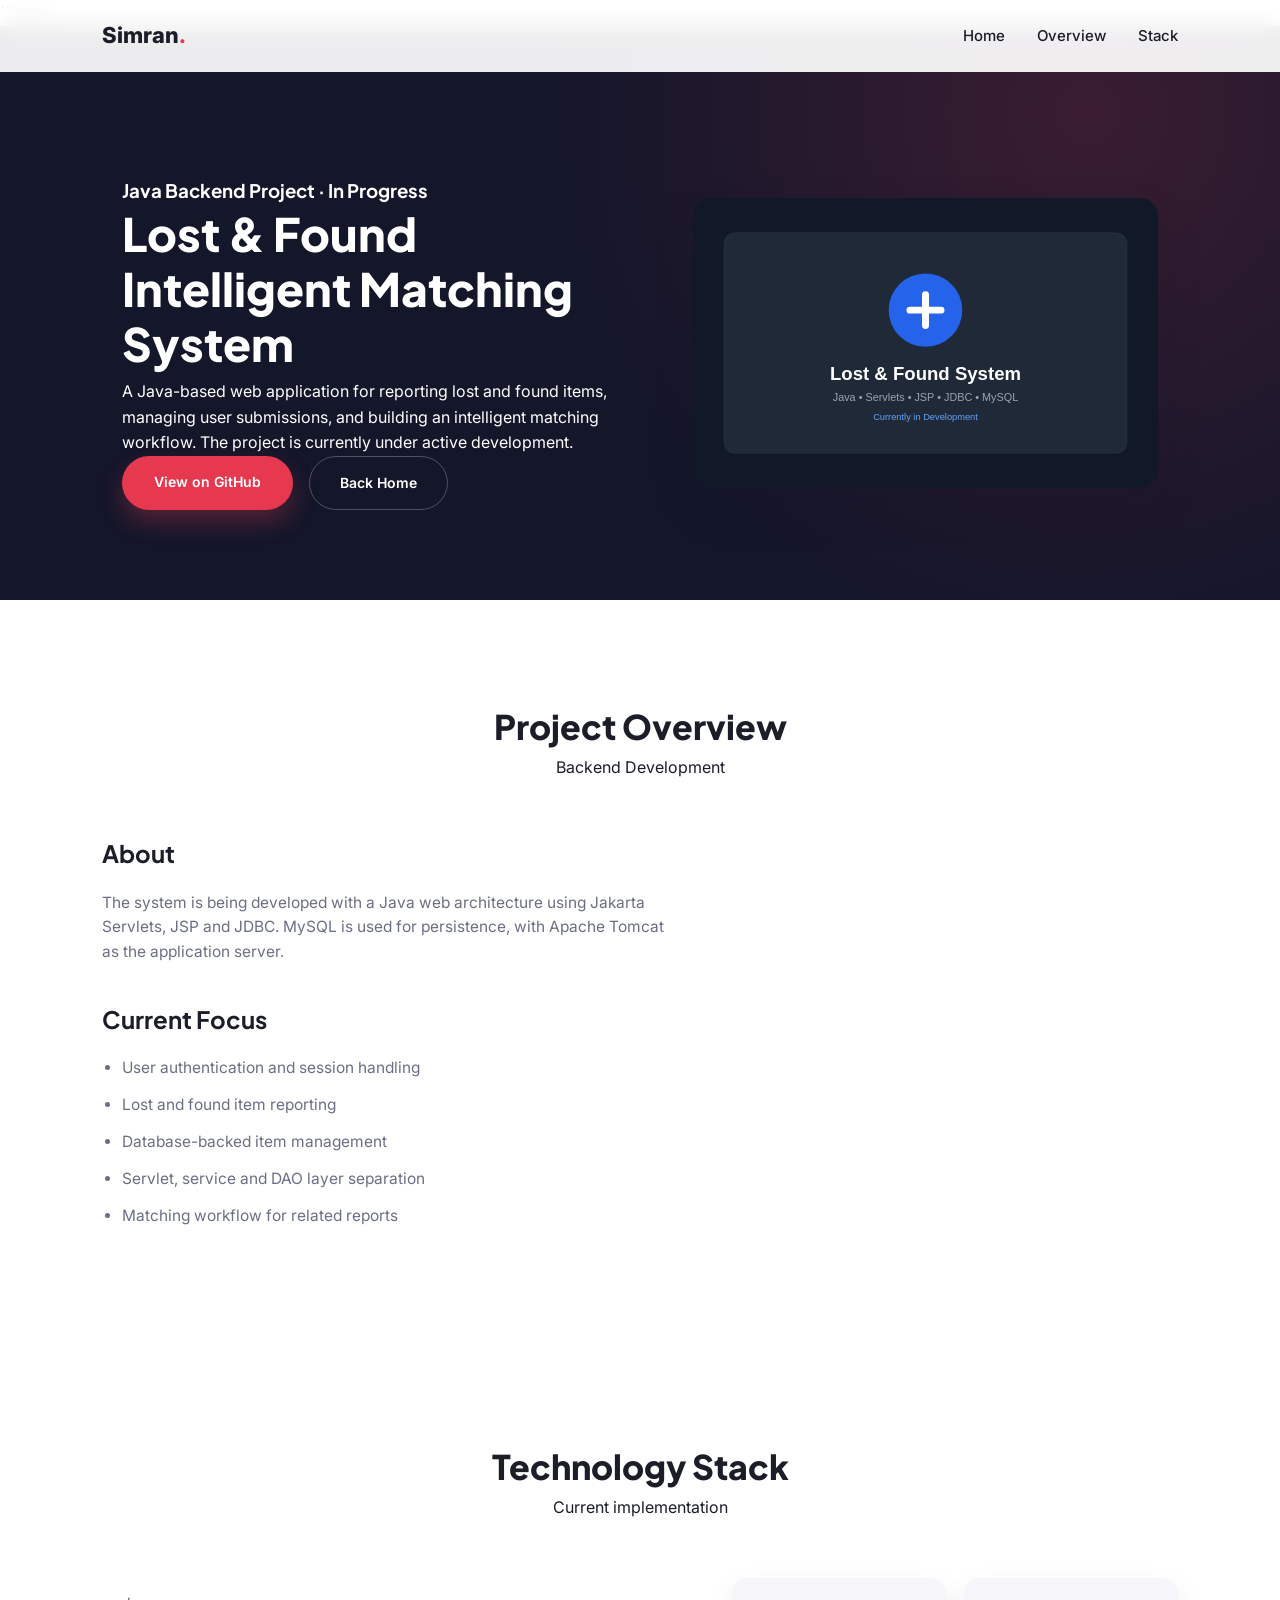
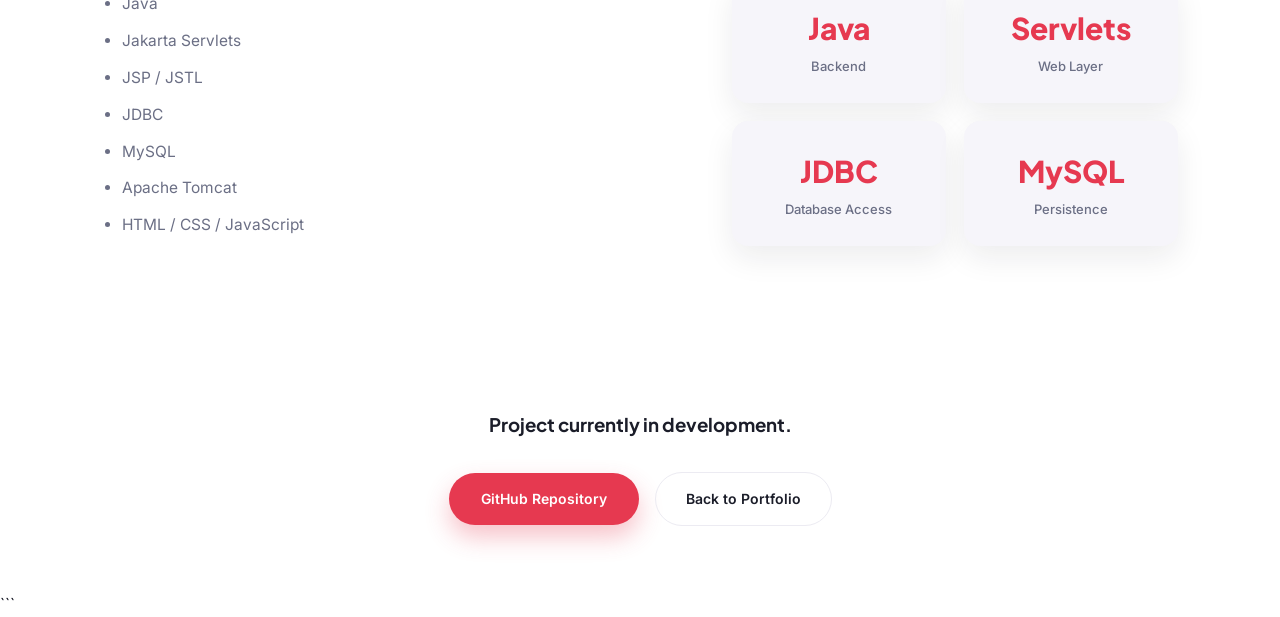
<file: lost-found.html>
```html
<!DOCTYPE html>
<html lang="en">
<head>
    <meta charset="UTF-8">
    <meta name="viewport" content="width=device-width, initial-scale=1.0">
    <meta name="description" content="Lost and Found Intelligent Matching System: a Java web application using Servlets, JSP, JDBC and MySQL.">
    <meta name="theme-color" content="#14162A">
    <title>Lost &amp; Found System | Simran Singh</title>

    <link rel="stylesheet" href="style.css">
    <link href="https://fonts.googleapis.com/css2?family=Plus+Jakarta+Sans:wght@500;600;700;800&family=Inter:wght@400;500;600&display=swap" rel="stylesheet">
    <link rel="stylesheet" href="https://cdnjs.cloudflare.com/ajax/libs/font-awesome/6.6.0/css/all.min.css">
</head>

<body class="project-page">

    <nav>
        <div class="logo">Simran<span>.</span></div>
        <ul>
            <li><a href="index.html">Home</a></li>
            <li><a href="#overview">Overview</a></li>
            <li><a href="#stack">Stack</a></li>
        </ul>
    </nav>

    <section class="hero">
        <div class="hero-inner">
            <div class="left">
                <h3>Java Backend Project · In Progress</h3>

                <h1>Lost &amp; Found Intelligent Matching System</h1>

                <p>
                    A Java-based web application for reporting lost and found items,
                    managing user submissions, and building an intelligent matching workflow.
                    The project is currently under active development.
                </p>

                <div class="buttons">
                    <a href="https://github.com/simran02-08-2023/lost-found-system"
                       class="btn"
                       target="_blank"
                       rel="noopener noreferrer">
                        View on GitHub
                    </a>

                    <a href="index.html" class="btn2">Back Home</a>
                </div>
            </div>

            <div class="right">
                <img src="images/lost-found/lost-found.svg"
                     alt="Lost and Found System"
                     style="width:100%;max-width:560px;height:auto;border-radius:18px;box-shadow:var(--shadow-lg);">
            </div>
        </div>
    </section>

    <section id="overview" class="about">
        <div class="section-title">
            <h2>Project Overview</h2>
            <p>Backend Development</p>
        </div>

        <div class="about-container">
            <div class="about-text">
                <h3>About</h3>

                <p>
                    The system is being developed with a Java web architecture using
                    Jakarta Servlets, JSP and JDBC. MySQL is used for persistence,
                    with Apache Tomcat as the application server.
                </p>

                <h3 style="margin-top:35px;">Current Focus</h3>

                <ul>
                    <li>User authentication and session handling</li>
                    <li>Lost and found item reporting</li>
                    <li>Database-backed item management</li>
                    <li>Servlet, service and DAO layer separation</li>
                    <li>Matching workflow for related reports</li>
                </ul>
            </div>
        </div>
    </section>

    <section id="stack" class="about">
        <div class="section-title">
            <h2>Technology Stack</h2>
            <p>Current implementation</p>
        </div>

        <div class="about-container">
            <div class="about-text">
                <ul>
                    <li>Java</li>
                    <li>Jakarta Servlets</li>
                    <li>JSP / JSTL</li>
                    <li>JDBC</li>
                    <li>MySQL</li>
                    <li>Apache Tomcat</li>
                    <li>HTML / CSS / JavaScript</li>
                </ul>
            </div>

            <div class="stats">
                <div class="stat-card">
                    <h1>Java</h1>
                    <p>Backend</p>
                </div>

                <div class="stat-card">
                    <h1>Servlets</h1>
                    <p>Web Layer</p>
                </div>

                <div class="stat-card">
                    <h1>JDBC</h1>
                    <p>Database Access</p>
                </div>

                <div class="stat-card">
                    <h1>MySQL</h1>
                    <p>Persistence</p>
                </div>
            </div>
        </div>
    </section>

    <footer style="padding:60px;text-align:center;">
        <h3>Project currently in development.</h3>
        <br>

        <a href="https://github.com/simran02-08-2023/lost-found-system"
           class="btn"
           target="_blank"
           rel="noopener noreferrer">
            GitHub Repository
        </a>

        <a href="index.html" class="btn2">Back to Portfolio</a>
    </footer>

    <script src="script.js"></script>

</body>
</html>
```
</file>
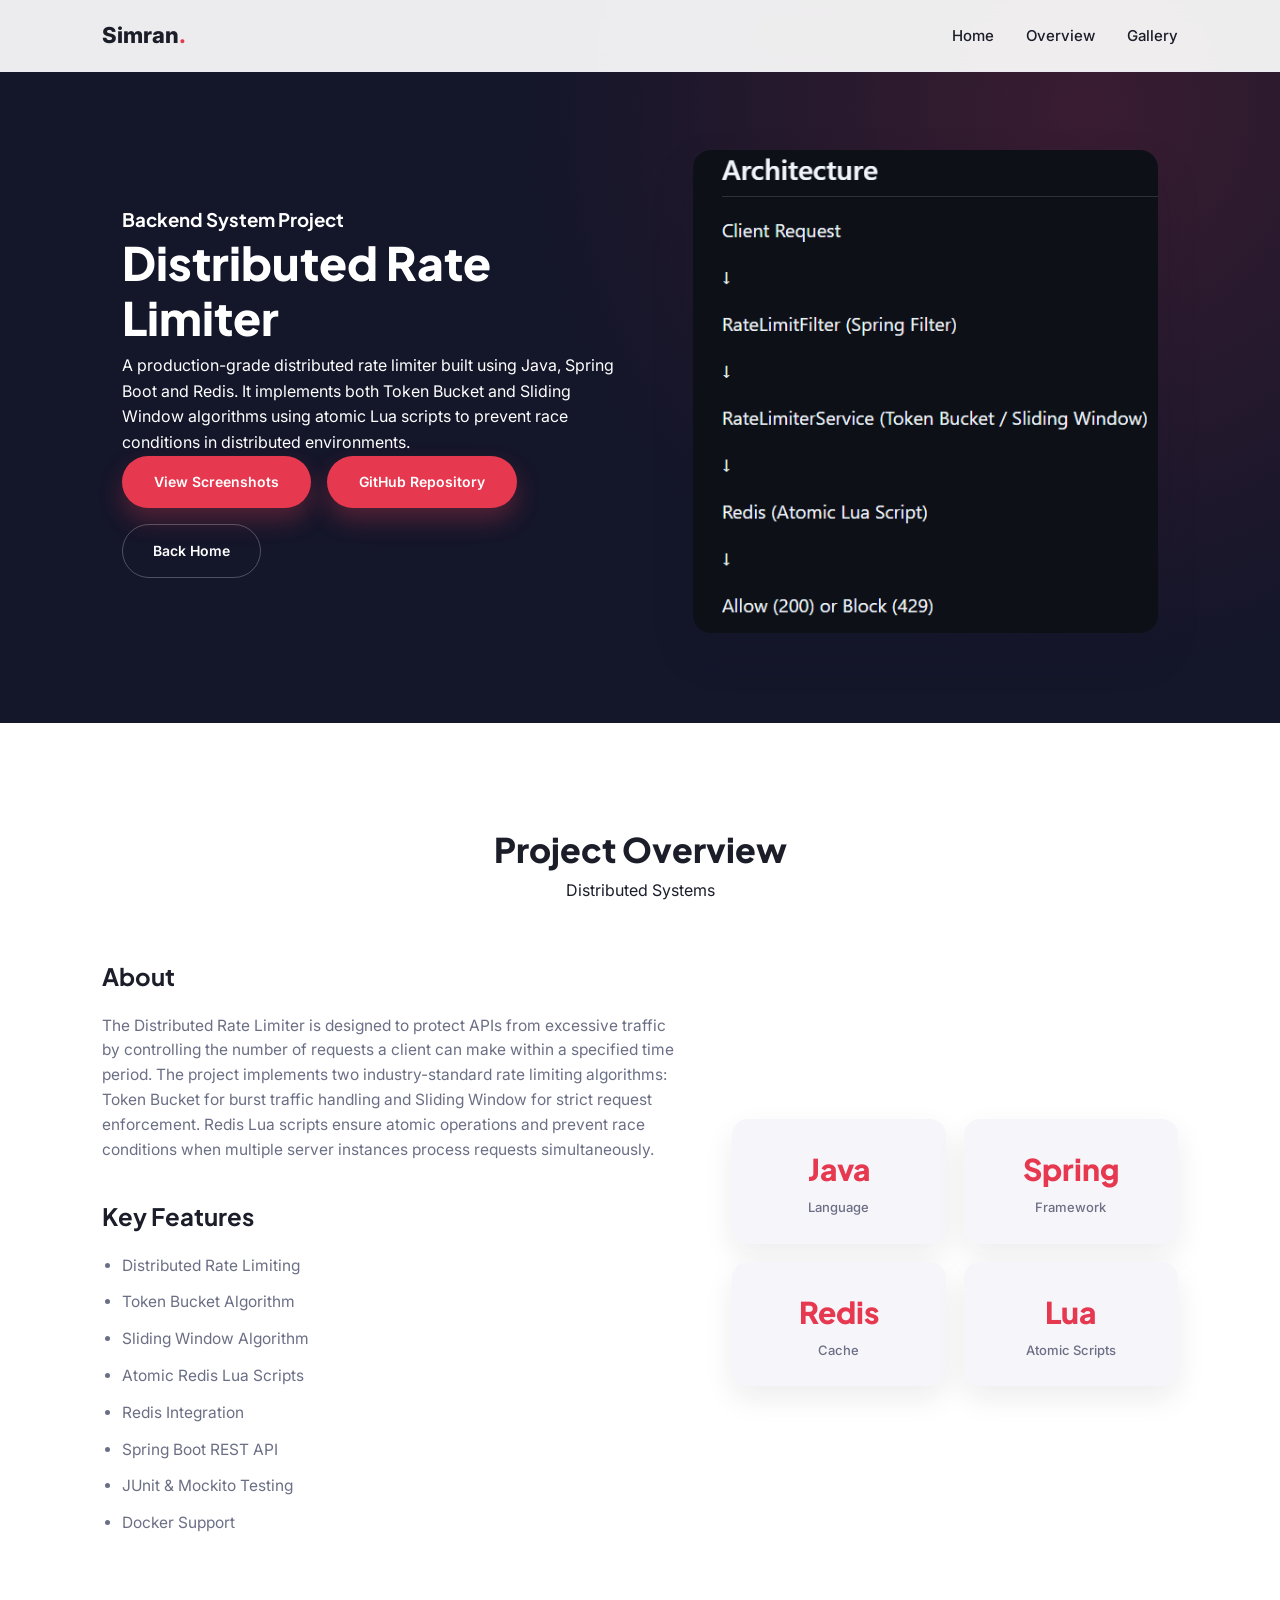
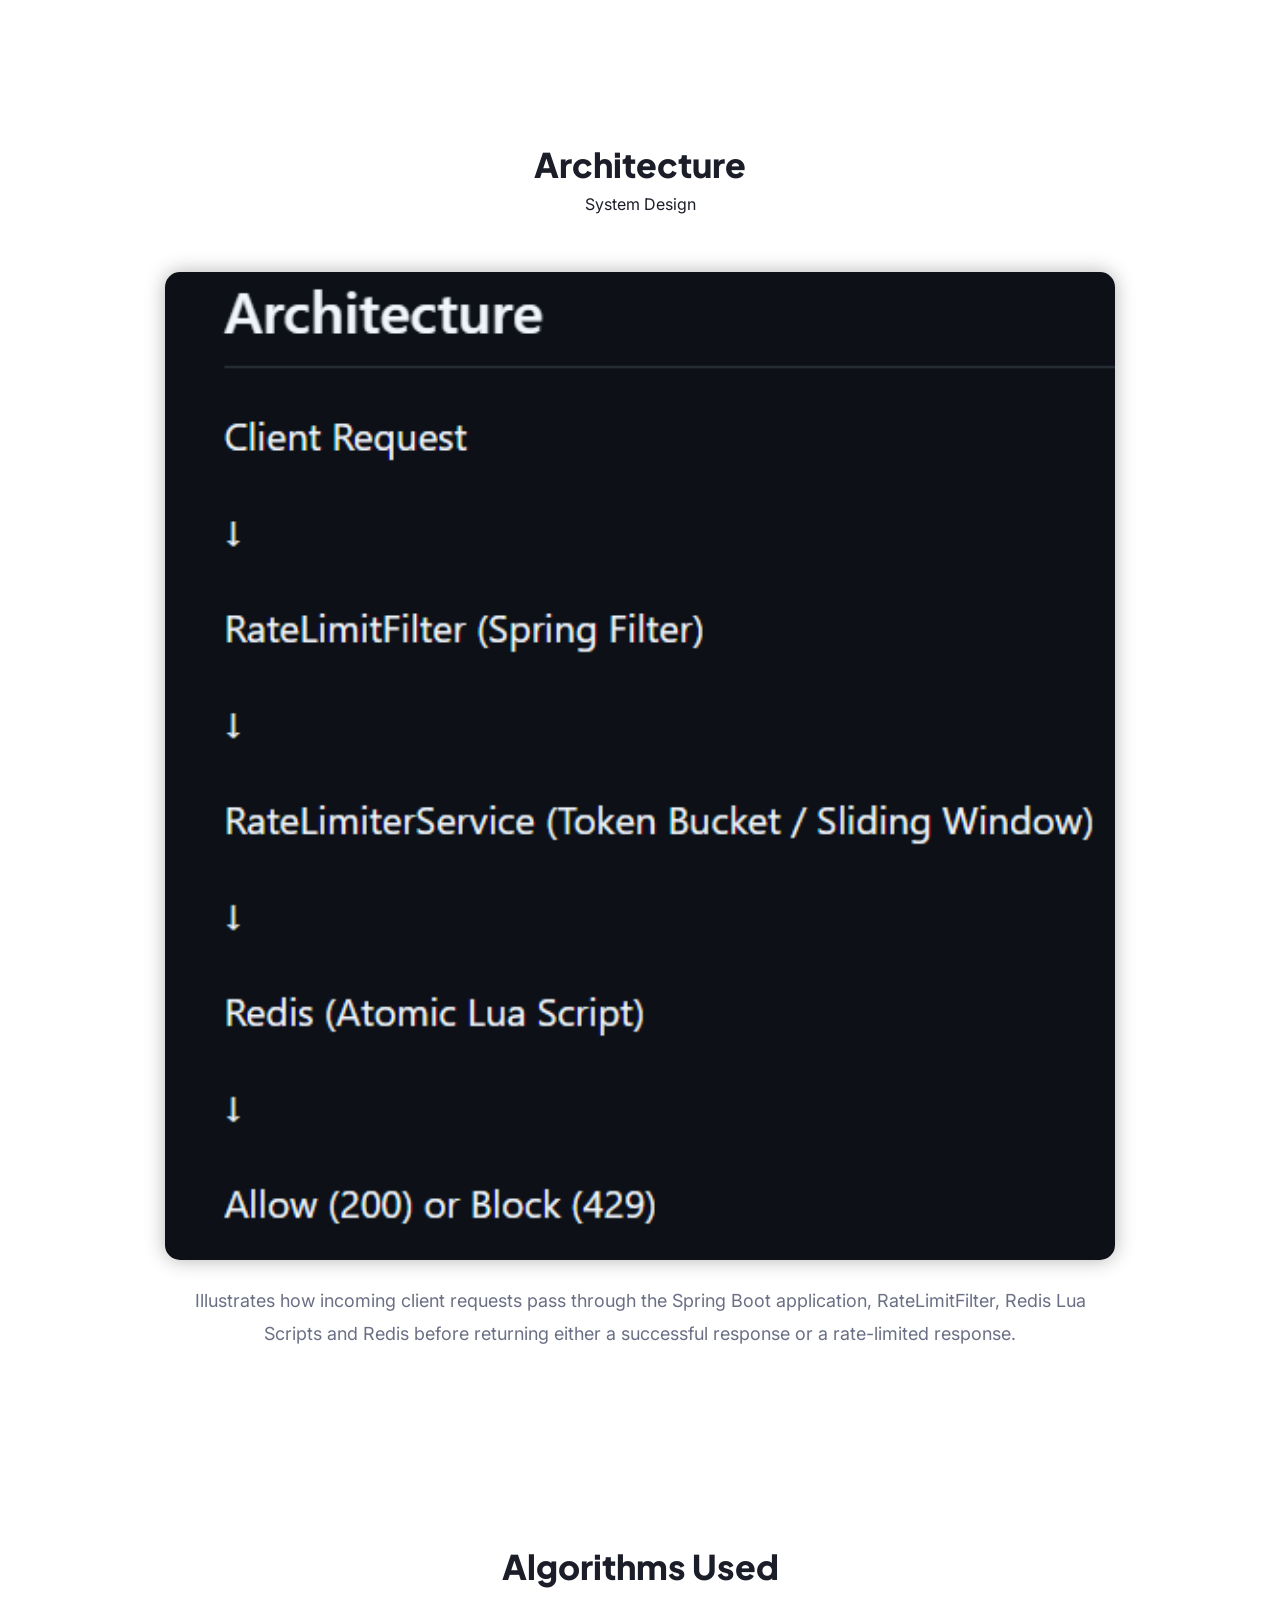
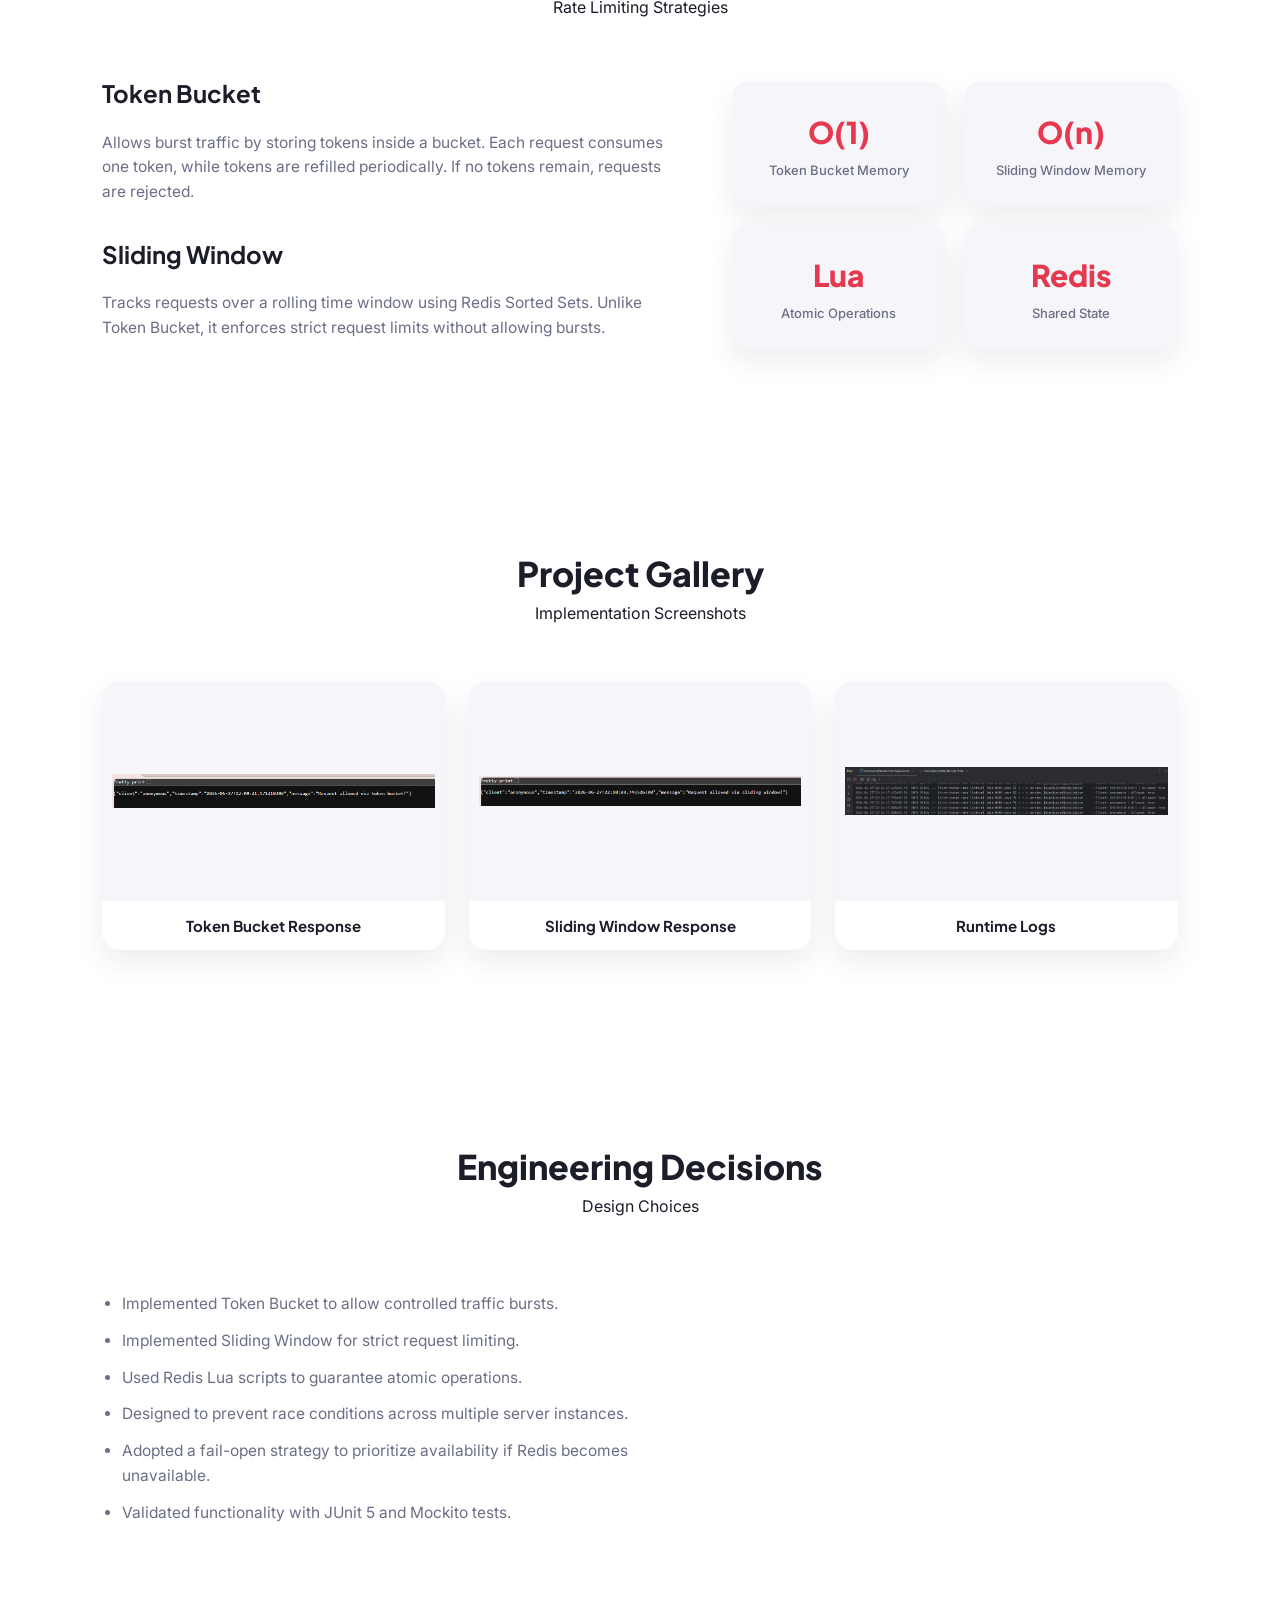
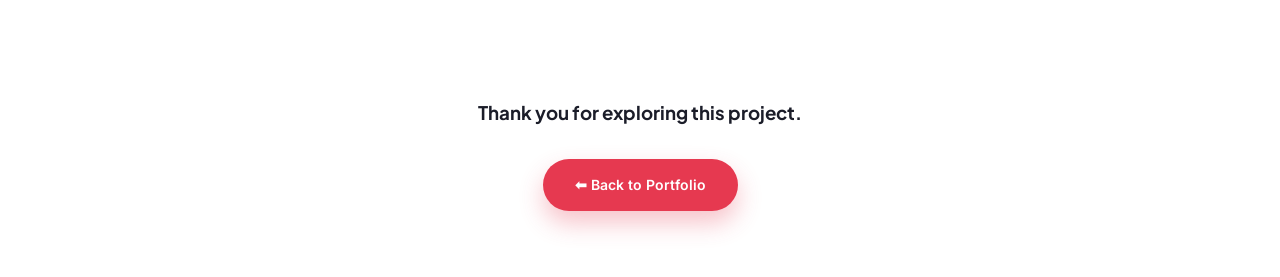
<file: rate-limiter.html>
<!DOCTYPE html>
<html lang="en">

<head>

<meta charset="UTF-8">

<meta name="viewport" content="width=device-width, initial-scale=1.0">
<meta name="description" content="Distributed rate limiter built with Java, Spring Boot and Redis, using Token Bucket and Sliding Window algorithms with atomic Lua scripts.">
<meta name="theme-color" content="#14162A">

<title>Distributed Rate Limiter | Simran Singh</title>

<link rel="stylesheet" href="style.css">

<link href="https://fonts.googleapis.com/css2?family=Plus+Jakarta+Sans:wght@500;600;700;800&family=Inter:wght@400;500;600&display=swap" rel="stylesheet">

<link rel="stylesheet"
href="https://cdnjs.cloudflare.com/ajax/libs/font-awesome/6.6.0/css/all.min.css">

</head>

<body class="project-page">

<!-- NAVBAR -->

<nav>

<div class="logo">Simran<span>.</span></div>

<ul>

<li><a href="index.html">Home</a></li>

<li><a href="#overview">Overview</a></li>

<li><a href="#gallery">Gallery</a></li>

</ul>

</nav>

<!-- HERO -->

<section class="hero">

<div class="hero-inner">
<div class="left">

<h3>Backend System Project</h3>

<h1>Distributed Rate Limiter</h1>

<p>

A production-grade distributed rate limiter built using Java,
Spring Boot and Redis. It implements both Token Bucket and
Sliding Window algorithms using atomic Lua scripts to prevent
race conditions in distributed environments.

</p>

<div class="buttons">

<a href="#gallery" class="btn">

View Screenshots

</a>

<a href="https://github.com/simran02-08-2023/distributed-rate-limiter" class="btn" target="_blank" rel="noopener noreferrer">GitHub Repository</a>

<a href="index.html" class="btn2">

Back Home

</a>

</div>

</div>
<div class="right">

<img src="images/rate-limiter/architecture.png" alt="Distributed Rate Limiter">

</div>
</div>
</section>

<!-- OVERVIEW -->

<section id="overview" class="about">

<div class="section-title">

<h2>Project Overview</h2>

<p>Distributed Systems</p>

</div>

<div class="about-container">

<div class="about-text">

<h3>About</h3>

<p>

The Distributed Rate Limiter is designed to protect APIs from excessive traffic
by controlling the number of requests a client can make within a specified
time period.

The project implements two industry-standard rate limiting algorithms:
Token Bucket for burst traffic handling and Sliding Window for strict
request enforcement. Redis Lua scripts ensure atomic operations and
prevent race conditions when multiple server instances process requests
simultaneously.

</p>

<h3 style="margin-top:35px;">Key Features</h3>

<ul>

<li>Distributed Rate Limiting</li>

<li>Token Bucket Algorithm</li>

<li>Sliding Window Algorithm</li>

<li>Atomic Redis Lua Scripts</li>

<li>Redis Integration</li>

<li>Spring Boot REST API</li>

<li>JUnit &amp; Mockito Testing</li>

<li>Docker Support</li>

</ul>

</div>

<div class="stats">

<div class="stat-card">

<h1>Java</h1>

<p>Language</p>

</div>

<div class="stat-card">

<h1>Spring</h1>

<p>Framework</p>

</div>

<div class="stat-card">

<h1>Redis</h1>

<p>Cache</p>

</div>

<div class="stat-card">

<h1>Lua</h1>

<p>Atomic Scripts</p>

</div>

</div>

</div>

</section>
<!-- ================= ARCHITECTURE ================= -->

<section class="projects">

<div class="section-title">

<h2>Architecture</h2>

<p>System Design</p>

</div>

<div style="display:flex;justify-content:center;">

<img
src="images/rate-limiter/architecture.png"
alt="Architecture Diagram"
style="
width:100%;
max-width:950px;
border-radius:15px;
box-shadow:0 0 20px rgba(0,0,0,.3);
">

</div>

<p style="
max-width:900px;
margin:25px auto 0;
text-align:center;
font-size:18px;
line-height:1.8;
color:var(--muted);
">

Illustrates how incoming client requests pass through the Spring Boot
application, RateLimitFilter, Redis Lua Scripts and Redis before
returning either a successful response or a rate-limited response.

</p>

</section>
<!-- ================= ALGORITHMS ================= -->

<section class="about">

<div class="section-title">

<h2>Algorithms Used</h2>

<p>Rate Limiting Strategies</p>

</div>

<div class="about-container">

<div class="about-text">

<h3>Token Bucket</h3>

<p>

Allows burst traffic by storing tokens inside a bucket.
Each request consumes one token, while tokens are
refilled periodically. If no tokens remain, requests
are rejected.

</p>

<h3 style="margin-top:30px;">Sliding Window</h3>

<p>

Tracks requests over a rolling time window using
Redis Sorted Sets. Unlike Token Bucket, it enforces
strict request limits without allowing bursts.

</p>

</div>

<div class="stats">

<div class="stat-card">

<h1>O(1)</h1>

<p>Token Bucket Memory</p>

</div>

<div class="stat-card">

<h1>O(n)</h1>

<p>Sliding Window Memory</p>

</div>

<div class="stat-card">

<h1>Lua</h1>

<p>Atomic Operations</p>

</div>

<div class="stat-card">

<h1>Redis</h1>

<p>Shared State</p>

</div>

</div>

</div>

</section>
<!-- ================= GALLERY ================= -->

<section id="gallery" class="projects">

<div class="section-title">

<h2>Project Gallery</h2>

<p>Implementation Screenshots</p>

</div>

<div class="rate-gallery">

<div class="project-card">

<img src="images/rate-limiter/postman-token-bucket.png" alt="Token Bucket">

<h3>Token Bucket Response</h3>

</div>

<div class="project-card">

<img src="images/rate-limiter/postman-sliding-window.png" alt="Sliding Window">

<h3>Sliding Window Response</h3>

</div>

<div class="project-card">

<img src="images/rate-limiter/runtime-logs.png" alt="Runtime Logs">

<h3>Runtime Logs</h3>

</div>

</div>

</section>
<!-- ================= ENGINEERING DECISIONS ================= -->

<section class="about">

<div class="section-title">

<h2>Engineering Decisions</h2>

<p>Design Choices</p>

</div>

<div class="about-container">

<div class="about-text">

<ul>

<li>Implemented Token Bucket to allow controlled traffic bursts.</li>

<li>Implemented Sliding Window for strict request limiting.</li>

<li>Used Redis Lua scripts to guarantee atomic operations.</li>

<li>Designed to prevent race conditions across multiple server instances.</li>

<li>Adopted a fail-open strategy to prioritize availability if Redis becomes unavailable.</li>

<li>Validated functionality with JUnit 5 and Mockito tests.</li>

</ul>

</div>

</div>

</section>
<!-- ================= FOOTER ================= -->

<footer style="padding:60px;text-align:center;">

<h3>Thank you for exploring this project.</h3>

<br>

<a href="index.html" class="btn">

⬅ Back to Portfolio

</a>

</footer>

<!-- IMAGE LIGHTBOX -->

<div id="lightbox">

<span id="closeLightbox">&times;</span>

<img id="lightboxImg" alt="Project Preview">

</div>

<script src="script.js"></script>

</body>

</html>
</file>
<file: style.css>
/* ==========================================================
   SIMRAN SINGH — PORTFOLIO
   Modern portfolio template style: dark hero, crimson accent,
   card-shadow UI, rounded thumbnails, tabbed resume.
   ========================================================== */

@import url('https://fonts.googleapis.com/css2?family=Plus+Jakarta+Sans:wght@500;600;700;800&family=Inter:wght@400;500;600&display=swap');

:root{
    --bg:#FFFFFF;
    --bg-alt:#F6F5FA;
    --dark:#14162A;
    --dark-2:#1C1F38;
    --ink:#1B1D29;
    --muted:#6B6F85;
    --accent:#E63950;
    --accent-dark:#C42542;
    --accent-tint:#FDEAEE;
    --line:#ECEBF2;
    --shadow: 0 12px 30px rgba(20,22,42,.08);
    --shadow-lg: 0 20px 45px rgba(20,22,42,.14);
}

*{ margin:0; padding:0; box-sizing:border-box; scroll-behavior:smooth; }
html{ scroll-behavior:smooth; }

body{
    font-family:'Inter', sans-serif;
    background:var(--bg);
    color:var(--ink);
    overflow-x:hidden;
    line-height:1.6;
}

h1,h2,h3,h4{ font-family:'Plus Jakarta Sans', sans-serif; }

a{ color:inherit; text-decoration:none; }

::-webkit-scrollbar{ width:9px; }
::-webkit-scrollbar-track{ background:var(--bg-alt); }
::-webkit-scrollbar-thumb{ background:var(--accent); border-radius:20px; }

/* =========================
   NAVBAR
========================= */

nav{
    position:fixed;
    top:0; left:0; width:100%;
    padding:18px 8%;
    display:flex;
    justify-content:space-between;
    align-items:center;
    background:rgba(255,255,255,.92);
    backdrop-filter:blur(10px);
    z-index:999;
    border-bottom:1px solid var(--line);
}

.logo{
    font-size:22px;
    font-weight:800;
    color:var(--ink);
}

.logo span{ color:var(--accent); }

nav ul{ display:flex; list-style:none; gap:32px; }

nav a{
    font-size:15px;
    font-weight:500;
    color:var(--ink);
    transition:color .2s;
}

nav a:hover{ color:var(--accent); }

.nav-cta{
    padding:11px 26px !important;
    border-radius:50px;
    background:var(--accent);
    color:#fff !important;
    font-weight:600;
    font-size:14px;
    box-shadow:0 10px 20px rgba(230,57,80,.28);
    transition:transform .2s, box-shadow .2s;
}

.nav-cta:hover{ transform:translateY(-3px); box-shadow:0 16px 28px rgba(230,57,80,.36); }

.menu-toggle{ display:none; font-size:24px; cursor:pointer; color:var(--ink); min-width:24px; min-height:24px; line-height:1; }

/* =========================
   HERO
========================= */

.hero{
    background:var(--dark);
    background-image: radial-gradient(circle at 85% 15%, rgba(230,57,80,.18), transparent 45%);
    padding:150px 0 90px;
    overflow:hidden;
}

.hero-inner{
    max-width:1240px;
    margin:0 auto;
    padding:0 8%;
    display:flex;
    align-items:center;
    justify-content:space-between;
    gap:60px;
}

.left{ flex:1.1; color:#fff; }

.eyebrow{
    font-size:13px;
    font-weight:700;
    letter-spacing:.14em;
    text-transform:uppercase;
    color:var(--accent);
    margin-bottom:16px;
}

.left h1{
    font-size:46px;
    font-weight:800;
    color:#fff;
    line-height:1.2;
    margin-bottom:8px;
}

.accent{ color:var(--accent); }

.left h2{
    font-size:24px;
    font-weight:600;
    color:#CBD0E6;
    margin-bottom:22px;
    min-height:32px;
}

#typing{ color:var(--accent); }

.hero-desc{
    color:#9CA1BE;
    font-size:16px;
    line-height:1.85;
    max-width:520px;
    margin-bottom:32px;
}

.social-row{ margin-bottom:34px; }

.social-row p{
    font-size:12px;
    font-weight:700;
    letter-spacing:.1em;
    text-transform:uppercase;
    color:#7A7FA0;
    margin-bottom:12px;
}

.social-icons{ display:flex; gap:14px; }

.social-icons a{
    width:42px; height:42px;
    display:flex; align-items:center; justify-content:center;
    border-radius:50%;
    background:rgba(255,255,255,.06);
    border:1px solid rgba(255,255,255,.12);
    color:#fff;
    transition:.25s;
}

.social-icons a:hover{ background:var(--accent); border-color:var(--accent); transform:translateY(-4px); }

.buttons{ display:flex; gap:16px; flex-wrap:wrap; }

.btn{
    padding:15px 32px;
    border-radius:50px;
    background:var(--accent);
    color:#fff;
    font-weight:600;
    font-size:14px;
    display:inline-block;
    box-shadow:0 12px 24px rgba(230,57,80,.3);
    transition:transform .2s, box-shadow .2s;
}

.btn:hover{ transform:translateY(-4px); box-shadow:0 18px 32px rgba(230,57,80,.4); }

.btn2{
    padding:15px 30px;
    border-radius:50px;
    border:1px solid rgba(255,255,255,.25);
    color:#fff;
    font-weight:600;
    font-size:14px;
    display:inline-block;
    transition:.25s;
}

.btn2:hover{ background:#fff; color:var(--ink); border-color:#fff; }

/* Project hero image alignment */
.hero-inner > .right > img{
    width:100%;
    max-width:560px;
    height:auto;
    display:block;
    object-fit:contain;
    border-radius:18px;
    box-shadow:var(--shadow-lg);
}

/* Hero photo */

.right{ flex:1; display:flex; justify-content:center; }

.photo-blob{ position:relative; width:340px; }

.blob-shape{
    position:absolute;
    inset:-18px;
    background:linear-gradient(135deg, var(--accent), #8A2CE8 130%);
    border-radius:42% 58% 63% 37% / 45% 41% 59% 55%;
    opacity:.35;
    z-index:0;
    filter:blur(2px);
}

.photo-blob img{
    position:relative;
    z-index:1;
    width:100%;
    display:block;
    border-radius:42% 58% 63% 37% / 45% 41% 59% 55%;
    border:4px solid rgba(255,255,255,.15);
    object-fit:cover;
    aspect-ratio:1/1.05;
}

.floating-badge{
    position:absolute;
    bottom:14px;
    left:-30px;
    z-index:2;
    background:#fff;
    color:var(--ink);
    border-radius:14px;
    padding:12px 16px;
    display:flex;
    align-items:center;
    gap:10px;
    box-shadow:var(--shadow-lg);
    max-width:230px;
}

.floating-badge i{ color:var(--accent); font-size:20px; }
.floating-badge strong{ display:block; font-size:13px; }
.floating-badge span{ font-size:11px; color:var(--muted); }

/* =========================
   SECTION TITLES
========================= */

section{ scroll-margin-top:90px; }

.section-title{ text-align:center; max-width:600px; margin:0 auto 54px; }

.section-title .eyebrow{ justify-content:center; }

.section-title h2{
    font-size:34px;
    font-weight:800;
    color:var(--ink);
}

/* =========================
   ABOUT
========================= */

.about{ padding:100px 8%; background:var(--bg); }

.about-container{
    max-width:1160px;
    margin:0 auto;
    display:grid;
    grid-template-columns:1.3fr 1fr;
    gap:50px;
    align-items:center;
}

.about-text h3{ font-size:24px; margin-bottom:18px; color:var(--ink); }
.about-text p{ color:var(--muted); margin-bottom:16px; font-size:15.5px; }

.stats{ display:grid; grid-template-columns:1fr 1fr; gap:18px; }

.stat-card{
    background:var(--bg-alt);
    border-radius:16px;
    padding:26px 20px;
    text-align:center;
    box-shadow:var(--shadow);
    transition:transform .25s;
}

.stat-card:hover{ transform:translateY(-6px); }

.stat-card h1{ font-size:30px; color:var(--accent); font-weight:800; margin-bottom:4px; }
.stat-card p{ color:var(--muted); font-size:13px; font-weight:500; }

/* =========================
   WHAT I DO
========================= */

.what-i-do{ padding:100px 8%; background:var(--bg-alt); }

.service-grid{
    max-width:1160px;
    margin:0 auto;
    display:grid;
    grid-template-columns:repeat(3, 1fr);
    gap:26px;
}

.service-card{
    background:#fff;
    border-radius:18px;
    padding:34px 28px;
    box-shadow:var(--shadow);
    transition:transform .25s, box-shadow .25s;
}

.service-card:hover{ transform:translateY(-8px); box-shadow:var(--shadow-lg); }

.service-icon{
    width:56px; height:56px;
    border-radius:14px;
    background:var(--accent-tint);
    color:var(--accent);
    display:flex; align-items:center; justify-content:center;
    font-size:22px;
    margin-bottom:20px;
}

.service-card h3{ font-size:18px; margin-bottom:10px; display:flex; align-items:center; gap:8px; flex-wrap:wrap; }
.service-card p{ color:var(--muted); font-size:14.5px; }

.tag-wip{
    font-size:10px;
    font-weight:700;
    text-transform:uppercase;
    letter-spacing:.05em;
    color:var(--accent);
    background:var(--accent-tint);
    padding:3px 9px;
    border-radius:20px;
}

/* =========================
   PORTFOLIO
========================= */

.portfolio{ padding:100px 8%; background:var(--bg); }

.portfolio-grid{
    max-width:1220px;
    margin:0 auto;
    display:grid;
    grid-template-columns:repeat(auto-fit, minmax(320px, 1fr));
    gap:32px;
}

.portfolio-img{
    position:relative;
    border-radius:18px;
    overflow:hidden;
    box-shadow:var(--shadow);
}

.portfolio-img img{
    width:100%;
    height:220px;
    object-fit:cover;
    display:block;
    transition:transform .5s;
}

.portfolio-card:hover .portfolio-img img{ transform:scale(1.08); }

.portfolio-overlay{
    position:absolute;
    inset:0;
    background:linear-gradient(180deg, rgba(20,22,42,0) 40%, rgba(20,22,42,.82) 100%);
    display:flex;
    align-items:flex-end;
    justify-content:flex-end;
    padding:18px;
    opacity:0;
    transition:opacity .3s;
}

.portfolio-card:hover .portfolio-overlay{ opacity:1; }

.overlay-btn{
    width:44px; height:44px;
    border-radius:50%;
    background:var(--accent);
    color:#fff;
    display:flex; align-items:center; justify-content:center;
    font-size:15px;
    transition:transform .2s;
}

.overlay-btn:hover{ transform:scale(1.1); }

.portfolio-cat{
    color:var(--accent);
    font-size:12px;
    font-weight:700;
    text-transform:uppercase;
    letter-spacing:.05em;
    margin:18px 0 6px;
}

.portfolio-card h3{ font-size:18px; margin-bottom:4px; }
.portfolio-card h3 a:hover{ color:var(--accent); }
.portfolio-stack{ font-size:13.5px; color:var(--muted); }

/* =========================
   RESUME
========================= */

.resume{ padding:100px 8%; background:var(--bg-alt); }

.resume-tabs{
    display:flex;
    justify-content:center;
    gap:10px;
    margin-bottom:50px;
    flex-wrap:wrap;
}

.tab-btn{
    font-family:'Plus Jakarta Sans', sans-serif;
    font-size:14px;
    font-weight:700;
    padding:12px 28px;
    border-radius:50px;
    border:1px solid var(--line);
    background:#fff;
    color:var(--muted);
    cursor:pointer;
    transition:.25s;
}

.tab-btn:hover{ color:var(--accent); }

.tab-btn.active{
    background:var(--accent);
    color:#fff;
    border-color:var(--accent);
    box-shadow:0 10px 20px rgba(230,57,80,.28);
}

.tab-panel{ display:none; max-width:760px; margin:0 auto; }
.tab-panel.active{ display:block; }

.timeline{ position:relative; padding-left:30px; }

.timeline::before{
    content:"";
    position:absolute;
    left:6px; top:6px; bottom:6px;
    width:2px;
    background:var(--line);
}

.timeline-item{
    position:relative;
    background:#fff;
    border-radius:16px;
    padding:22px 26px;
    margin-bottom:20px;
    box-shadow:var(--shadow);
}

.timeline-item::before{
    content:"";
    position:absolute;
    left:-30px;
    top:26px;
    width:13px; height:13px;
    border-radius:50%;
    background:var(--accent);
    border:3px solid var(--bg-alt);
}

.timeline-date{
    display:inline-block;
    font-size:12px;
    font-weight:700;
    color:var(--accent);
    background:var(--accent-tint);
    padding:4px 12px;
    border-radius:20px;
    margin-bottom:10px;
}

.timeline-item h3{ font-size:17px; margin-bottom:6px; }
.timeline-item p{ color:var(--muted); font-size:14.5px; }

/* Skills tab reuses card-tag style */

.skills-groups{ display:flex; flex-direction:column; gap:26px; }

.skill-group h4{
    font-size:13px;
    text-transform:uppercase;
    letter-spacing:.08em;
    color:var(--muted);
    margin-bottom:14px;
}

.skills-grid{ display:flex; flex-wrap:wrap; gap:10px; }

.skill{
    background:#fff;
    border-radius:10px;
    padding:10px 16px;
    font-size:14px;
    font-weight:500;
    box-shadow:var(--shadow);
    transition:.2s;
}

.skill:hover{ color:var(--accent); transform:translateY(-3px); }

/* =========================
   CERTIFICATIONS
========================= */

.certifications{ padding:100px 8%; background:var(--bg); }

.cert-grid{
    max-width:900px;
    margin:0 auto;
    display:grid;
    grid-template-columns:repeat(auto-fit, minmax(320px,1fr));
    gap:26px;
}

.cert-card{
    background:var(--bg-alt);
    border-radius:18px;
    padding:32px;
    box-shadow:var(--shadow);
    text-align:center;
    transition:transform .25s;
}

.cert-card:hover{ transform:translateY(-6px); }

.cert-icon{
    width:56px; height:56px;
    border-radius:50%;
    background:var(--accent-tint);
    color:var(--accent);
    display:flex; align-items:center; justify-content:center;
    font-size:22px;
    margin:0 auto 18px;
}

.cert-card h3{ font-size:16.5px; margin-bottom:8px; }
.cert-card p{ color:var(--muted); font-size:13.5px; }

/* =========================
   CONTACT
========================= */

.contact{ padding:100px 8% 110px; background:var(--bg-alt); }

.contact-container{
    max-width:1000px;
    margin:0 auto;
    display:grid;
    grid-template-columns:repeat(auto-fit, minmax(260px,1fr));
    gap:24px;
}

.contact-card{
    background:#fff;
    padding:34px 28px;
    border-radius:18px;
    text-align:center;
    box-shadow:var(--shadow);
    transition:transform .25s;
}

.contact-card:hover{ transform:translateY(-6px); }

.contact-card i{ font-size:26px; color:var(--accent); margin-bottom:14px; display:block; }
.contact-card h3{ font-size:16px; margin-bottom:8px; }
.contact-card a, .contact-card p{ color:var(--muted); font-size:14px; word-break:break-word; }
.contact-card a:hover{ color:var(--accent); }

/* =========================
   FOOTER
========================= */

.footer{
    padding:44px;
    text-align:center;
    background:var(--dark);
    color:#fff;
}

.footer h2{ font-size:20px; margin-bottom:8px; }
.footer p{ color:#8A8FB0; font-size:13px; }

/* =========================
   MOBILE MENU
========================= */

@media(max-width:900px){
    .menu-toggle{ display:block; }
    .nav-cta{ display:none; }

    nav ul{
        position:absolute;
        top:64px; left:0; width:100%;
        background:#fff;
        flex-direction:column;
        align-items:center;
        gap:22px;
        padding:26px 0;
        transform:translateY(-150%);
        transition:.3s;
        border-bottom:1px solid var(--line);
    }

    nav ul.active{ transform:translateY(0); }

    .hero-inner{ flex-direction:column-reverse; text-align:center; }
    .hero-desc{ margin:0 auto 32px; }
    .social-row, .buttons{ justify-content:center; align-items:center; display:flex; flex-direction:column; }
    .social-icons{ justify-content:center; }
    .about-container{ grid-template-columns:1fr; }
    .stats{ grid-template-columns:1fr 1fr; }
    .service-grid{ grid-template-columns:repeat(2,1fr); }
}

@media(max-width:600px){
    .left h1{ font-size:34px; }
    .left h2{ font-size:19px; }
    .service-grid{ grid-template-columns:1fr; }
    .photo-blob{ width:260px; }
    .floating-badge{ left:0; }
    .section-title h2{ font-size:26px; }
    .resume-tabs{ gap:8px; }
    .tab-btn{ padding:10px 18px; font-size:13px; }
}

/* =========================
   SCROLL / REVEAL / LIGHTBOX
========================= */

.hidden{ opacity:0; transform:translateY(30px); transition:all .7s ease; }
.show{ opacity:1; transform:translateY(0); }

#topBtn{
    position:fixed;
    bottom:30px; right:30px;
    width:50px; height:50px;
    border:none;
    border-radius:50%;
    background:var(--accent);
    color:#fff;
    font-size:18px;
    cursor:pointer;
    display:none;
    align-items:center; justify-content:center;
    box-shadow:0 10px 24px rgba(230,57,80,.35);
    transition:.25s;
    z-index:999;
}

#topBtn:hover{ transform:translateY(-5px); }

#lightbox{
    position:fixed; inset:0;
    background:rgba(15,16,30,.94);
    display:none;
    align-items:center; justify-content:center;
    z-index:99999;
}

#lightbox img{
    max-width:90%; max-height:90%;
    border-radius:12px;
    box-shadow:0 20px 60px rgba(0,0,0,.5);
}

#closeLightbox{
    position:absolute;
    top:26px; right:40px;
    font-size:42px;
    cursor:pointer;
    color:#fff;
}

/* =========================
   PROJECT SUB-PAGES (legacy classes still in use)
========================= */

.project-grid{
    display:grid;
    grid-template-columns:repeat(auto-fit,minmax(340px,1fr));
    gap:28px;
    margin-top:0;
}

.project-card{
    background:#fff;
    border-radius:18px;
    overflow:hidden;
    box-shadow:var(--shadow);
    transition:transform .25s, box-shadow .25s;
    display:flex;
    flex-direction:column;
}

.project-card:hover{ transform:translateY(-8px); box-shadow:var(--shadow-lg); }

.project-card img{
    width:100%;
    height:210px;
    object-fit:cover;
}

.project-content{ padding:26px; display:flex; flex-direction:column; flex:1; }
.project-content h3{ font-size:19px; margin-bottom:10px; }
.project-content p{ color:var(--muted); font-size:15px; margin-bottom:18px; flex:1; }

.project-buttons{ display:flex; gap:12px; flex-wrap:wrap; }
.project-buttons .btn, .project-buttons .btn2{ padding:11px 20px; font-size:13px; color:#fff; }
.project-buttons .btn2{ color:var(--ink); border-color:var(--line); }
.project-buttons .btn2:hover{ background:var(--ink); color:#fff; }

video{ width:100%; max-width:900px; border-radius:14px; box-shadow:var(--shadow-lg); }

.about ul{ margin-top:18px; padding-left:20px; }
.about li{ margin-bottom:12px; color:var(--muted); font-size:15.5px; }

.rate-gallery{
    display:grid;
    grid-template-columns:repeat(3,minmax(300px,1fr));
    gap:24px;
    margin-top:30px;
}

.rate-gallery .project-card{ width:100%; }

.rate-gallery .project-card h3{
    font-size:15px;
    padding:14px;
    line-height:1.4;
    text-align:center;
}

.rate-gallery .project-card img{
    width:100%;
    height:220px;
    object-fit:contain;
    background:var(--bg-alt);
    padding:10px;
}

@media(max-width:768px){
    .rate-gallery{ grid-template-columns:1fr; }
}

/* =========================
   PROJECT PAGES - RESPONSIVE
   Keeps the existing visual design while making project pages
   comfortable on phones and tablets.
========================= */

.project-page,
.project-page *{ box-sizing:border-box; }

.project-page{ overflow-x:hidden; }

.project-page .hero-inner > .right{
    min-width:0;
}

.project-page .hero-inner > .right img{
    display:block;
    width:100%;
    max-width:560px;
    height:auto;
}

.project-page .about-container > *{ min-width:0; }
.project-page .about-text{ min-width:0; }
.project-page .about-text p,
.project-page .about-text li{ overflow-wrap:anywhere; }

.project-page video{
    display:block;
    width:100%;
    max-width:900px;
    height:auto;
    margin:0 auto;
}

@media (max-width:900px){
    .project-page nav{
        padding:14px 5%;
    }

    /* Project pages do not use the homepage hamburger menu,
       so keep their section links visible on smaller screens. */
    .project-page nav ul{
        position:static;
        width:auto;
        padding:0;
        margin:0;
        transform:none;
        flex-direction:row;
        align-items:center;
        justify-content:flex-end;
        gap:14px;
        background:transparent;
        border:0;
    }

    .project-page nav a{ font-size:13px; }

    .project-page .hero{
        padding:120px 0 65px;
    }

    .project-page .hero-inner{
        width:100%;
        padding:0 6%;
        gap:34px;
    }

    .project-page .left h1{
        font-size:38px;
        line-height:1.15;
        overflow-wrap:anywhere;
    }

    .project-page .left h2{ font-size:20px; }

    .project-page .hero-desc{
        max-width:100%;
        font-size:15px;
        line-height:1.7;
    }

    .project-page .hero-inner > .right{
        width:100%;
    }

    .project-page .hero-inner > .right img{
        max-width:520px;
        margin:0 auto;
    }

    .project-page .about{
        padding:75px 6%;
    }

    .project-page .about-container{
        grid-template-columns:1fr;
        gap:34px;
    }

    .project-page .section-title{
        margin-bottom:38px;
    }

    .project-page .section-title h2{
        font-size:30px;
        line-height:1.2;
    }

    .project-page .stats{
        width:100%;
    }

    .project-page .project-grid{
        grid-template-columns:1fr;
    }

    .project-page .project-card img{
        height:auto;
        max-height:420px;
        object-fit:contain;
    }

    .project-page .rate-gallery{
        grid-template-columns:1fr;
    }
}

@media (max-width:600px){
    .project-page nav{
        padding:13px 4%;
    }

    .project-page nav ul{
        gap:10px;
        flex-wrap:wrap;
    }

    .project-page nav a{ font-size:12px; }

    .project-page .hero{
        padding:105px 0 55px;
    }

    .project-page .hero-inner{
        padding:0 5%;
        gap:28px;
    }

    .project-page .left h1{
        font-size:31px;
    }

    .project-page .left h2{
        font-size:18px;
        min-height:0;
    }

    .project-page .left h3{
        font-size:14px;
    }

    .project-page .hero-desc,
    .project-page .left > p{
        font-size:14px;
        line-height:1.7;
    }

    .project-page .buttons{
        width:100%;
    }

    .project-page .buttons .btn,
    .project-page .buttons .btn2{
        width:100%;
        text-align:center;
    }

    .project-page .about{
        padding:60px 5%;
    }

    .project-page .section-title h2{
        font-size:26px;
    }

    .project-page .about-text h3{
        font-size:21px;
    }

    .project-page .about-text p,
    .project-page .about li{
        font-size:14px;
        line-height:1.7;
    }

    .project-page .stats{
        grid-template-columns:1fr;
        gap:14px;
    }

    .project-page .stat-card{
        padding:22px 18px;
    }

    .project-page .stat-card h1{
        font-size:26px;
    }

    .project-page .projects{
        padding-left:5%;
        padding-right:5%;
    }

    .project-page .project-grid{
        margin-top:0;
    }

    .project-page .project-card img{
        max-height:300px;
    }

    .project-page .rate-gallery .project-card img{
        height:auto;
        max-height:300px;
    }

    .project-page video{
        border-radius:10px;
    }
}


/* =========================
 ALIGNMENT FIXES (additive; visual design unchanged)
========================= */

/* Grids: never force a minimum wider than the screen (prevents clipping on small phones) */
.portfolio-grid{ grid-template-columns:repeat(auto-fit, minmax(min(320px,100%), 1fr)); }
.cert-grid{ grid-template-columns:repeat(auto-fit, minmax(min(320px,100%), 1fr)); }
.project-grid{ grid-template-columns:repeat(auto-fit, minmax(min(340px,100%), 1fr)); }
.rate-gallery{ grid-template-columns:repeat(auto-fit, minmax(min(280px,100%), 1fr)); }

/* Odd last stat card spans the row instead of sitting alone on the left */
.stats .stat-card:last-child:nth-child(odd){ grid-column:1 / -1; }

/* Five service cards: center the second row on desktop, span the last card on tablet */
@media(min-width:901px){
 .service-grid{ grid-template-columns:repeat(6, 1fr); }
 .service-card{ grid-column:span 2; }
 .service-card:nth-child(4){ grid-column:2 / 4; }
 .service-card:nth-child(5){ grid-column:4 / 6; }
}
@media(min-width:601px) and (max-width:900px){
 .service-card:last-child:nth-child(odd){ grid-column:1 / -1; }
}

/* Project pages: gallery/architecture/demo sections had no side padding */
.project-page .projects{ padding:90px 8%; }
.project-page .projects > .project-grid,
.project-page .projects > .rate-gallery{ max-width:1220px; margin-left:auto; margin-right:auto; }
.project-page footer .btn,
.project-page footer .btn2{ margin:6px; }
.project-page footer .btn2{ color:var(--ink); border-color:var(--line); }
.project-page footer .btn2:hover{ background:var(--ink); color:#fff; }

@media(max-width:900px){
 .project-page .projects{ padding:75px 6%; }
}
@media(max-width:600px){
 .project-page .projects{ padding-top:60px; padding-bottom:60px; }
 .project-page footer{ padding-left:5% !important; padding-right:5% !important; }
}
</file>
